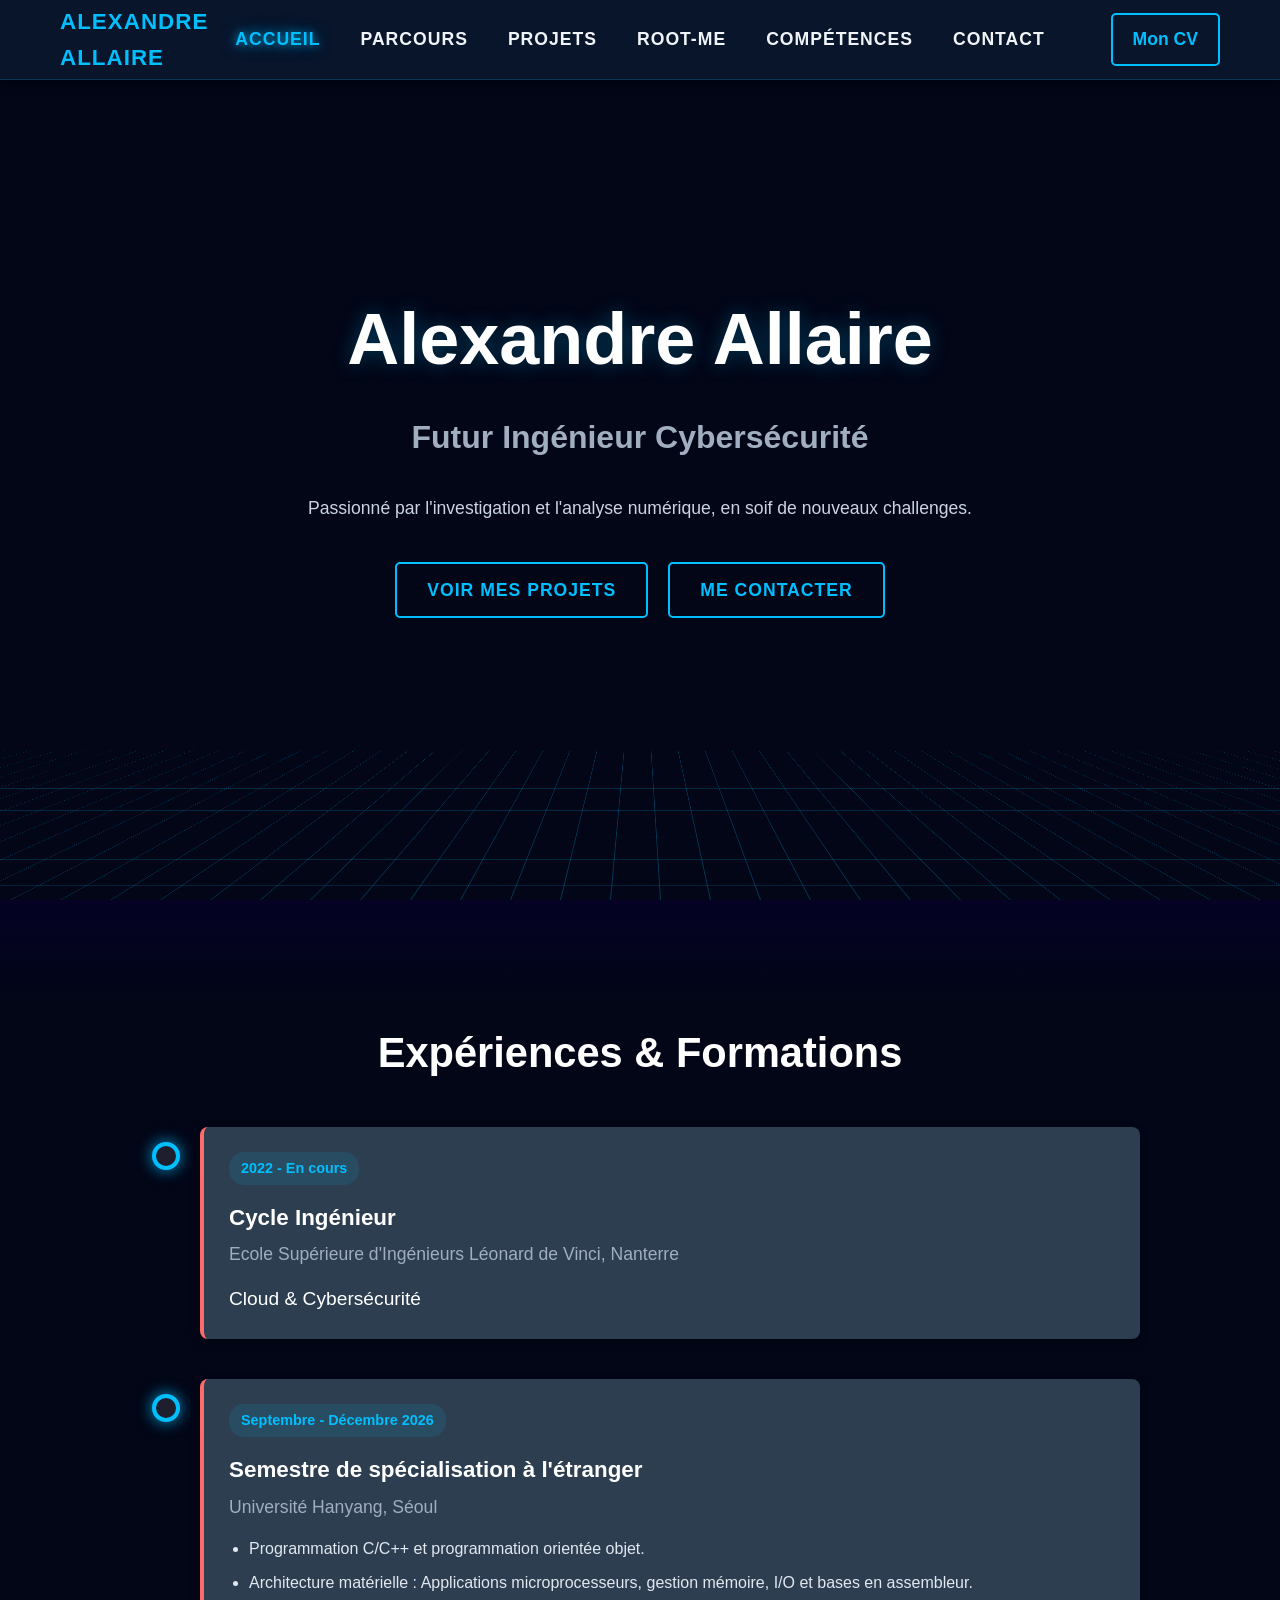
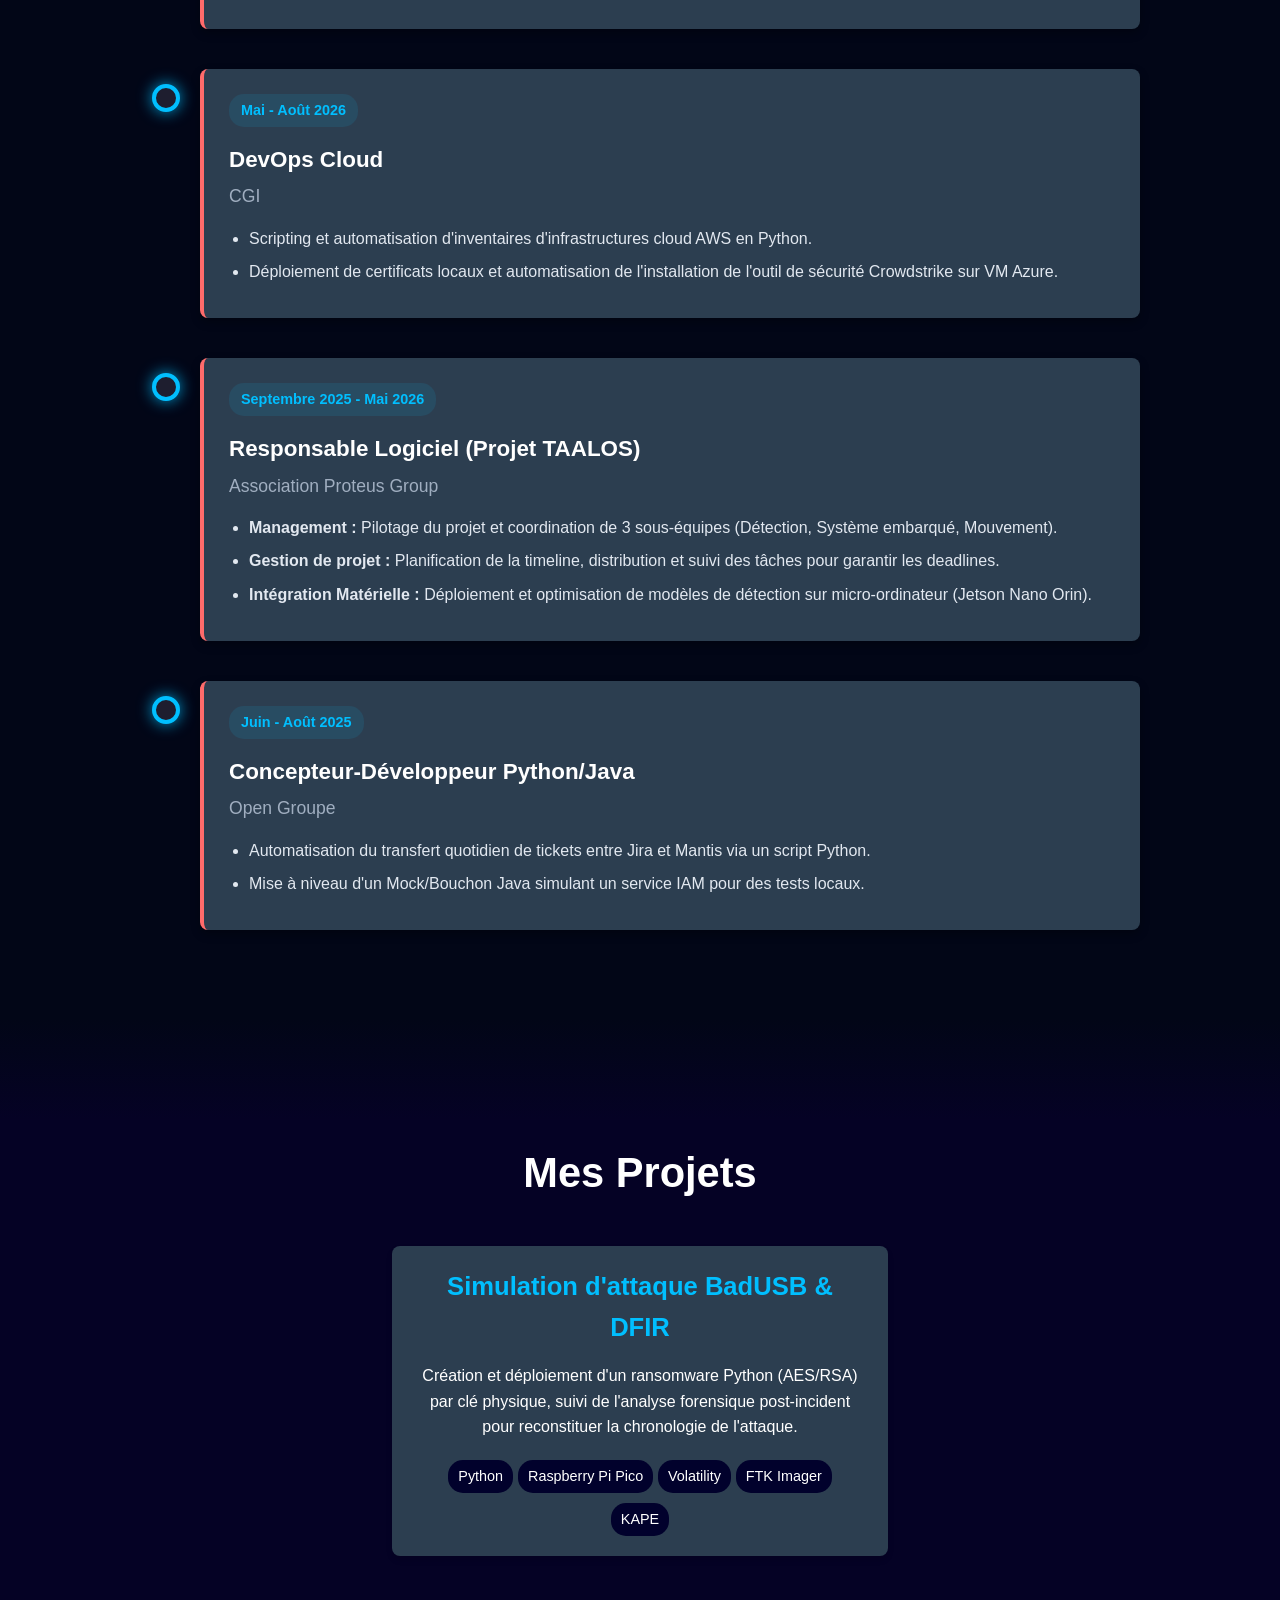
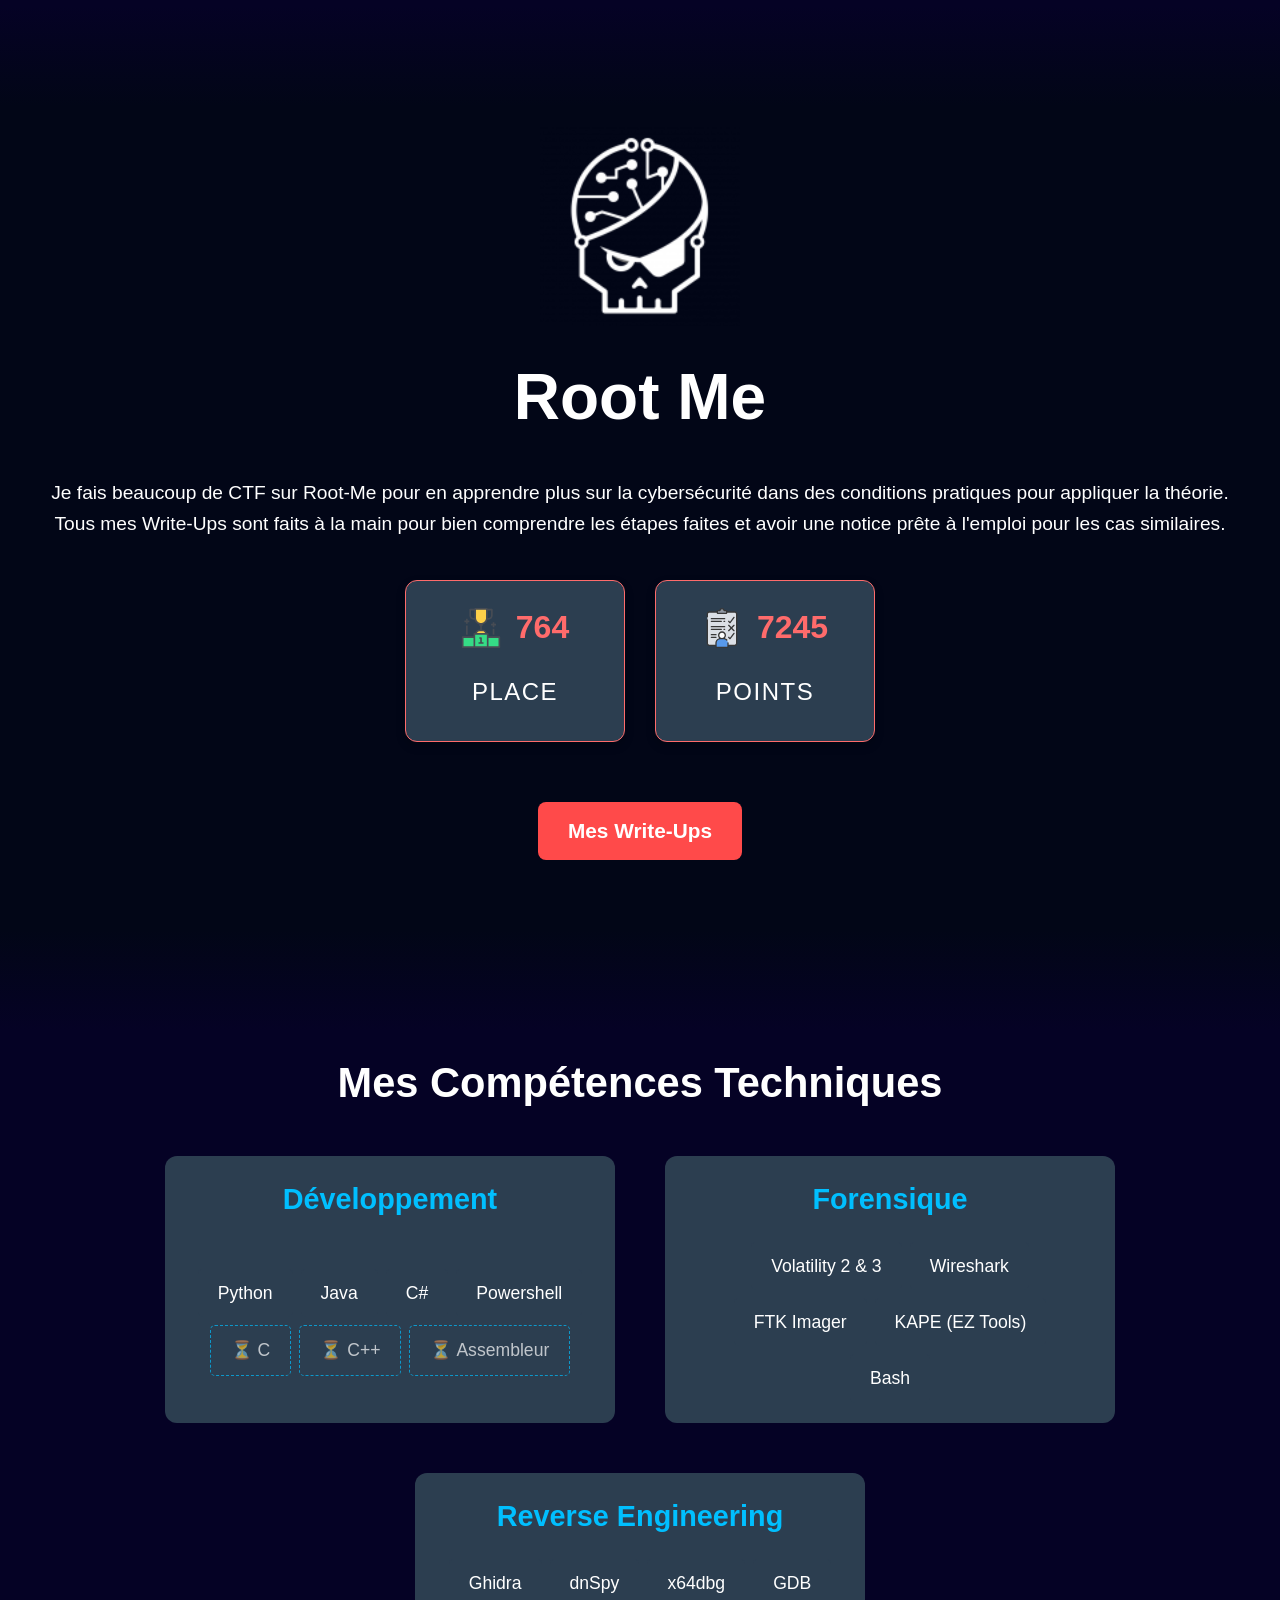
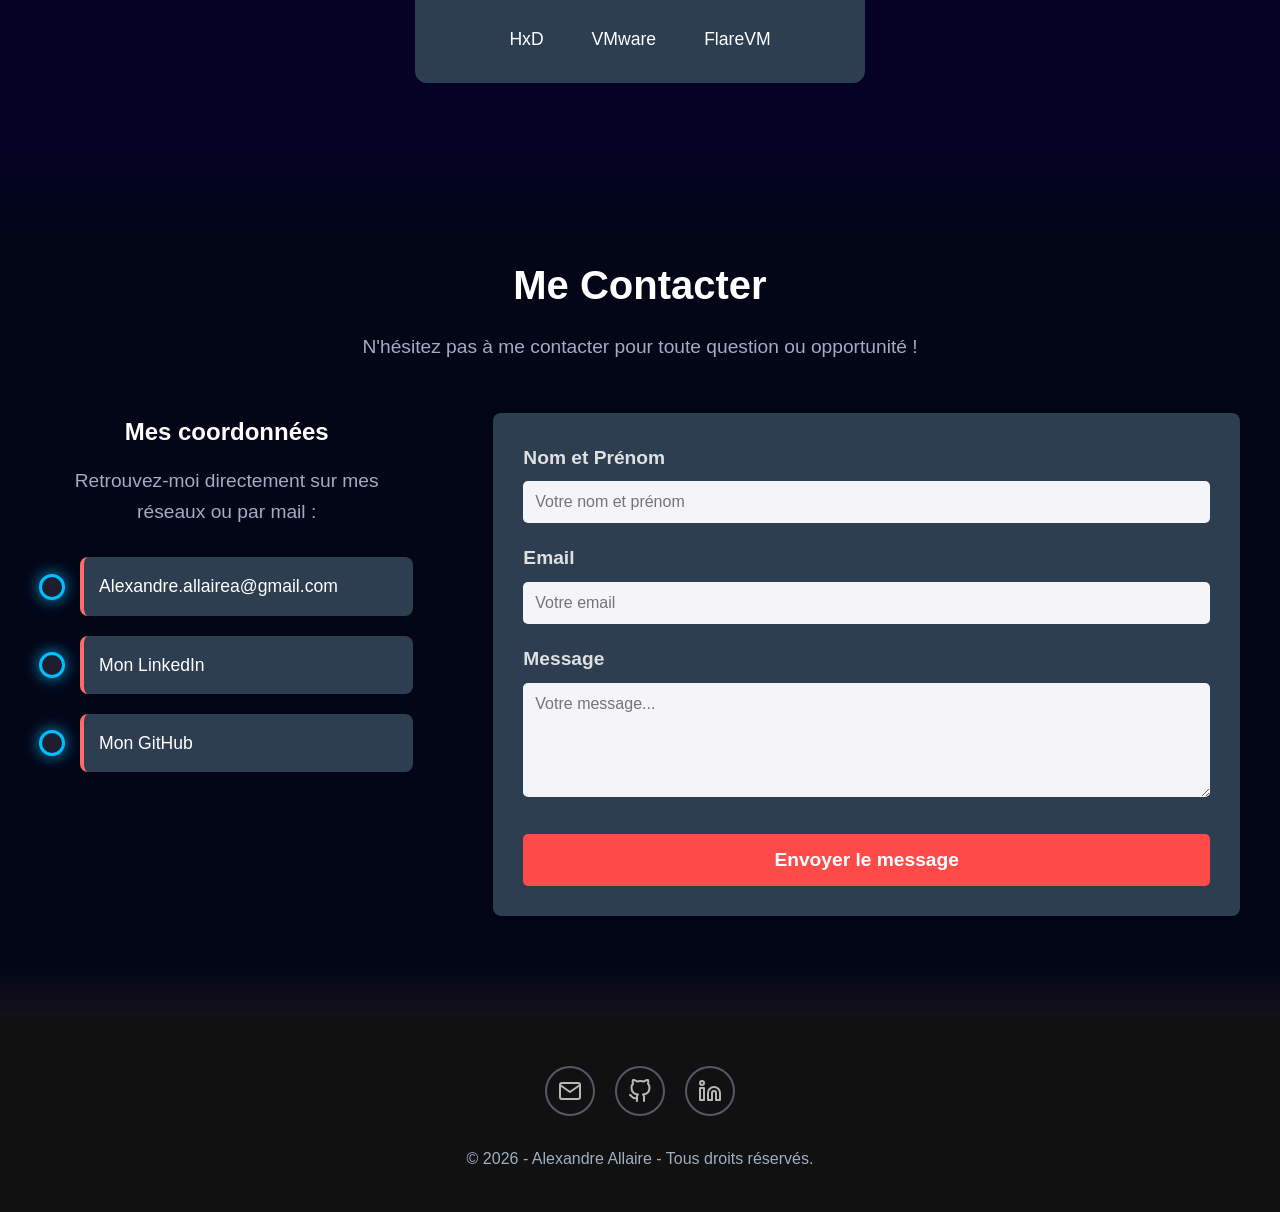
<file: index.html>
<!DOCTYPE html>
<html lang="fr">
<head>
    <meta charset="UTF-8">
    <meta name="viewport" content="width=device-width, initial-scale=1.0">
    <title>Alexandre Allaire - Portfolio</title>
    <link rel="stylesheet" href="assets/css/style.css">
    <script src="assets/js/points_root_me.js" defer></script>
    <script src="assets/js/hero.js" defer></script>
    <script src="assets/js/navbar-spy.js" defer></script>
    <script src="assets/js/back-to-top.js" defer></script>
    <script src="assets/js/load.js" defer></script>
</head>
<body>

    <div id="loader" class="loader-overlay">
        <div class="loader-content">
            <span class="loader-text">INITIALIZING SYSTEM...</span>
            <div class="loader-blocks">
                <span class="block"></span>
                <span class="block"></span>
                <span class="block"></span>
                <span class="block"></span>
                <span class="block"></span>
            </div>
        </div>
    </div>

    <!-- BARRE DE NAVIGATION -->
    <nav class="navbar">
        <div class="nav-container">
            <div class="nav-brand">
                <a href="#home">Alexandre Allaire</a>
            </div>

            <div class="nav-links">
                <a href="#home">Accueil</a>
                <a href="#about">Parcours</a>
                <a href="#projects">Projets</a>
                <a href="#ctf">Root-Me</a>
                <a href="#skills">Compétences</a>
                <a href="#contact">Contact</a>
            </div>

            <div class="nav-resume">
                <a href="assets/CV_Alexandre.pdf" target="_blank" class="btn-cv-nav">Mon CV</a>
            </div>
        </div>
    </nav>

    <!-- SECTION 1 : HERO HEADER -->
    <header id="home" class="hero">
        <div class="hero-content">
            <h1 class="hero-name">Alexandre Allaire</h1>
            <h2 class="hero-title">Futur Ingénieur Cybersécurité</h2>
            <p class="hero-desc">
                Passionné par l'investigation et l'analyse numérique, en soif de nouveaux challenges.
            </p>
            
            <div class="hero-buttons">
                <a href="#projects" class="btn-primary">Voir mes projets</a>
                <a href="#contact" class="btn-primary">Me contacter</a>
            </div>
        </div>
    </header>

    <!-- SECTION 2 : À PROPOS & FRISE -->
    <section id="about" class="section">
        <h2>Expériences & Formations</h2>

        <div class="timeline-item-vert">
            <div class="timeline-content">
                <span class="timeline-date">2022 - En cours</span>
                <h3>Cycle Ingénieur</h3>
                <a href="https://www.esilv.fr/" target="_blank" rel="noopener noreferrer">
                    <h4 class="timeline-company">Ecole Supérieure d'Ingénieurs Léonard de Vinci, Nanterre</h4></a>
                <p>Cloud & Cybersécurité</p>
            </div>
        </div>

        <div class="timeline-item-vert">
            <div class="timeline-content">
                <span class="timeline-date">Septembre - Décembre 2026</span>
                <h3>Semestre de spécialisation à l'étranger</h3>
                <a href="https://www.hanyang.ac.kr/web/eng" target="_blank" rel="noopener noreferrer">
                    <h4 class="timeline-company">Université Hanyang, Séoul</h4></a>
                <ul>
                    <li>Programmation C/C++ et programmation orientée objet.</li>
                    <li>Architecture matérielle : Applications microprocesseurs, gestion mémoire, I/O et bases en assembleur.</li>
                </ul>
            </div>
        </div>

        <div class="timeline-item-vert">
            <div class="timeline-content">
                <span class="timeline-date">Mai - Août 2026</span>
                <h3>DevOps Cloud</h3>
                <a href="https://www.cgi.com/france/fr-fr" target="_blank" rel="noopener noreferrer">
                    <h4 class="timeline-company">CGI</h4></a>
                <ul>
                    <li>Scripting et automatisation d'inventaires d'infrastructures cloud AWS en Python.</li>
                    <li>Déploiement de certificats locaux et automatisation de l'installation de l'outil de sécurité Crowdstrike sur VM Azure.</li>
                </ul>
            </div>
        </div>

        <div class="timeline-item-vert">
            <div class="timeline-content">
                <span class="timeline-date">Septembre 2025 - Mai 2026</span>
                <h3>Responsable Logiciel (Projet TAALOS)</h3>
                <a href="https://www.linkedin.com/company/proteusgroup/" target="_blank" rel="noopener noreferrer">
                    <h4 class="timeline-company">Association Proteus Group</h4></a>
                <ul>
                    <li><strong>Management :</strong> Pilotage du projet et coordination de 3 sous-équipes (Détection, Système embarqué, Mouvement).</li>
                    <li><strong>Gestion de projet :</strong> Planification de la timeline, distribution et suivi des tâches pour garantir les deadlines.</li>
                    <li><strong>Intégration Matérielle :</strong> Déploiement et optimisation de modèles de détection sur micro-ordinateur (Jetson Nano Orin).</li>
                </ul>
            </div>
        </div>

        <div class="timeline-item-vert">
            <div class="timeline-content">
                <span class="timeline-date">Juin - Août 2025</span>
                <h3>Concepteur-Développeur Python/Java</h3>
                <a href="https://www.open.global/" target="_blank" rel="noopener noreferrer">
                    <h4 class="timeline-company">Open Groupe</h4></a>
                <ul>
                    <li>Automatisation du transfert quotidien de tickets entre Jira et Mantis via un script Python.</li>
                    <li>Mise à niveau d'un Mock/Bouchon Java simulant un service IAM pour des tests locaux.</li>
                </ul>
            </div>
        </div>
    </section>

    <!-- SECTION 3 : PROJETS -->
    <section id="projects" class="section bg-dark">
        <h2>Mes Projets</h2>
        <div class="grid-projects">
            <a href="projets/ransomware/" class="card">
                <h3>Simulation d'attaque BadUSB & DFIR</h3>
                <p>Création et déploiement d'un ransomware Python (AES/RSA) par clé physique, suivi de l'analyse forensique post-incident pour reconstituer la chronologie de l'attaque.</p>
                <span class="tech-tag">Python</span>
                <span class="tech-tag">Raspberry Pi Pico</span>
                <span class="tech-tag">Volatility</span>
                <span class="tech-tag">FTK Imager</span>
                <span class="tech-tag">KAPE</span>
            </a>
        </div>
    </section>

    <!-- SECTION 4 : ROOT ME -->
    <section id="ctf" class="section">
        <a href="https://www.root-me.org/Celestia" target="_blank" rel="noopener noreferrer" class="no-underline">
            <img src="assets/img/rootme.png" alt="Logo Root-Me" class="rootme-logo">

            <div class="rootme-text-wrapper">
                <h2 class="glitch-effect" data-text="Root Me">
                    Root Me
                    <span class="glitch-layer" data-text="Root Me"></span>
                    <span class="glitch-layer" data-text="Root Me"></span>
                    <span class="glitch-layer" data-text="Root Me"></span>
                    <span class="glitch-layer" data-text="Root Me"></span>
                </h2>
            </div>
        </a>

        <p>Je fais beaucoup de CTF sur Root-Me pour en apprendre plus sur la cybersécurité dans des conditions pratiques pour appliquer la théorie.</p>
        <p>Tous mes Write-Ups sont faits à la main pour bien comprendre les étapes faites et avoir une notice prête à l'emploi pour les cas similaires.</p>

        <div class="stats-container">
            <div class="stat-box">
                <div class="stat-value">
                    <img src="assets/img/place.svg" alt="Icone Place" class="stat-icon-img">
                    <span class="stat-number" id="rm-rank">...</span>
                </div>
                <span class="stat-label">PLACE</span>
            </div>

            <div class="stat-box">
                <div class="stat-value">
                    <img src="assets/img/points.svg" alt="Icone Points" class="stat-icon-img">
                    <span class="stat-number" id="rm-points">...</span>
                </div>
                <span class="stat-label">POINTS</span>
            </div>
        </div>

        <a href="write-ups/" class="btn">Mes Write-Ups</a>
    </section>

<!-- SECTION 5 : COMPETENCES -->
    <section id="skills" class="section bg-dark">
        <h2>Mes Compétences Techniques</h2>
        
        <div class="skills-categories-container">
            
            <!-- Catégorie 1 : Programmation -->
            <div class="skill-group">
                <h3>Développement</h3>
                <div class="skills-list">
                    <span>Python</span>
                    <span>Java</span>
                    <span>C#</span>
                    <span>Powershell</span>
                    <span class="learning">⏳ C</span>
                    <span class="learning">⏳ C++</span>
                    <span class="learning">⏳ Assembleur</span>
                </div>
            </div>

            <!-- Catégorie 2 : Systèmes & Réseaux -->
            <div class="skill-group">
                <h3>Forensique</h3>
                <div class="skills-list">
                    <span>Volatility 2 & 3</span>
                    <span>Wireshark</span>
                    <span>FTK Imager</span>
                    <span>KAPE (EZ Tools)</span>
                    <span>Bash</span>
                </div>
            </div>

            <!-- Catégorie 3 : Outils & Cyber -->
            <div class="skill-group">
                <h3>Reverse Engineering</h3>
                <div class="skills-list">
                    <span>Ghidra</span>
                    <span>dnSpy</span>
                    <span>x64dbg</span>
                    <span>GDB</span>
                    <span>HxD</span>
                    <span>VMware</span>
                    <span>FlareVM</span>
                </div>
            </div>

        </div>
    </section>

    <!-- SECTION 6 : CONTACT -->
    <section id="contact" class="section">
        <div class="contact-header">
            <h2>Me Contacter</h2>
            <p>N'hésitez pas à me contacter pour toute question ou opportunité !</p>
        </div>
        
        <div class="contact-container">
            
            <!-- Coordonnées -->
            <div class="contact-info">
                <h3>Mes coordonnées</h3>
                <p>Retrouvez-moi directement sur mes réseaux ou par mail :</p>
                
                <div class="contact-links">
                    <a href="mailto:alexandre.allairea@gmail.com" class="contact-item">
                        <span class="contact-text">Alexandre.allairea@gmail.com</span>
                    </a>
                    
                    <a href="https://www.linkedin.com/in/alexandre-allaire/" target="_blank" rel="noopener noreferrer" class="contact-item">
                        <span class="contact-text">Mon LinkedIn</span>
                    </a>

                    <a href="https://github.com/AlexandreA28" target="_blank" rel="noopener noreferrer" class="contact-item">
                        <span class="contact-text">Mon GitHub</span>
                    </a>
                </div>
            </div>

            <!-- Formulaire -->
            <form action="https://formspree.io/f/mojgrnrv" method="POST" class="contact-form">
                <div class="form-group">
                    <label for="name">Nom et Prénom</label>
                    <input type="text" id="name" name="name" placeholder="Votre nom et prénom" required>
                </div>
                <div class="form-group">
                    <label for="email">Email</label>
                    <input type="email" id="email" name="email" placeholder="Votre email" required>
                </div>
                <div class="form-group">
                    <label for="message">Message</label>
                    <textarea id="message" name="message" rows="5" placeholder="Votre message..." required></textarea>
                </div>
                <button type="submit" class="btn">Envoyer le message</button>
            </form>

        </div>
    </section>

    <!-- FOOTER -->
    <footer>
        <div class="footer-icons">
            <!-- Email -->
            <a href="mailto:alexandre.allairea@gmail.com" class="icon-circle" title="Mail">
                <img src="assets/img/mail.svg" alt="Icône Email" class="footer-img">
            </a>
            
            <!-- GitHub -->
            <a href="https://github.com/AlexandreA28" target="_blank" class="icon-circle" title="GitHub">
                <img src="assets/img/github.svg" alt="Icône GitHub" class="footer-img">
            </a>

            <!-- LinkedIn -->
            <a href="https://www.linkedin.com/in/alexandre-allaire/" target="_blank" class="icon-circle" title="LinkedIn">
                <img src="assets/img/linkedin.svg" alt="Icône LinkedIn" class="footer-img">
            </a>
        </div>
        
        <p class="copyright">&copy; 2026 - Alexandre Allaire - Tous droits réservés.</p>
    </footer>

    <!-- BOUTON RETOUR EN HAUT -->
    <a href="#home" class="back-to-top" id="backToTop" aria-label="Retour en haut">
       <svg xmlns="http://www.w3.org/2000/svg" width="20" height="20" viewBox="0 0 24 24" fill="none" stroke="currentColor" stroke-width="2.5" stroke-linecap="round" stroke-linejoin="round">
           <path d="M18 15l-6-6-6 6"/>
       </svg>
    </a>
</body>
</html>
</file>
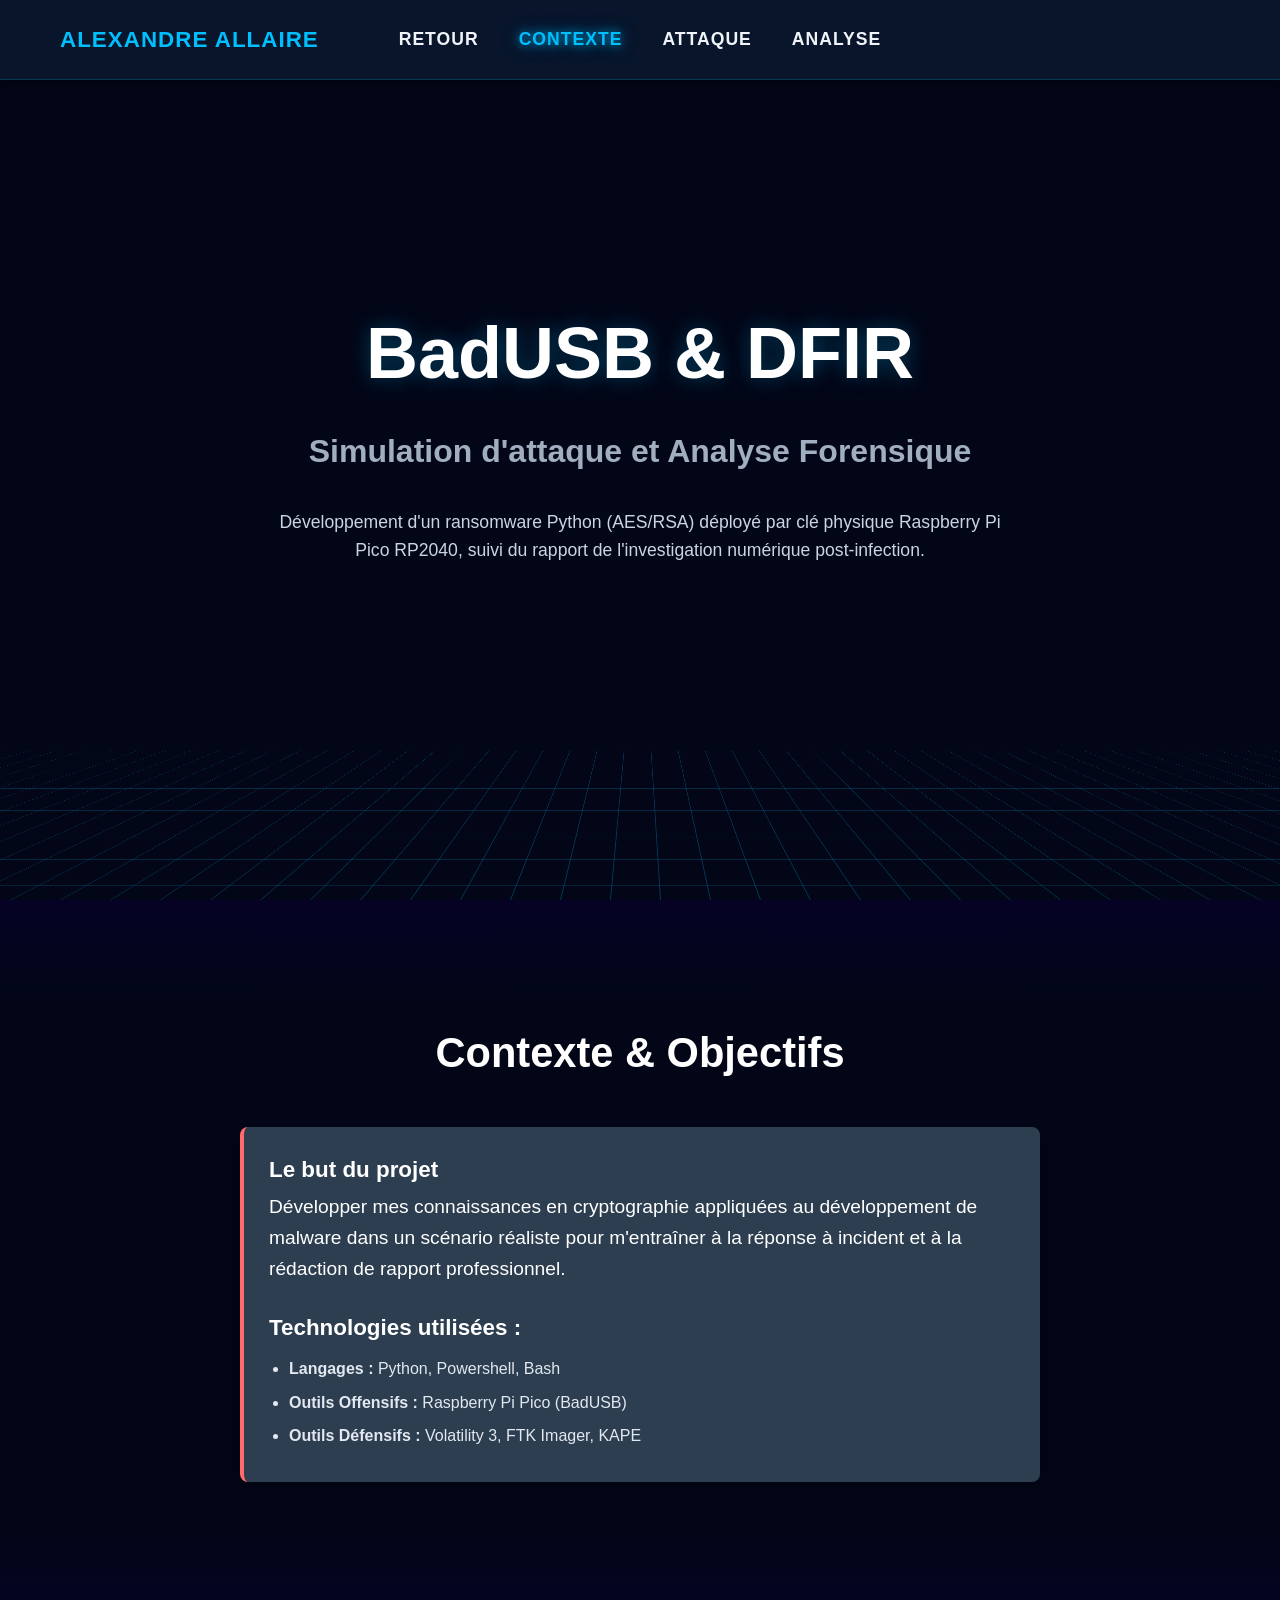
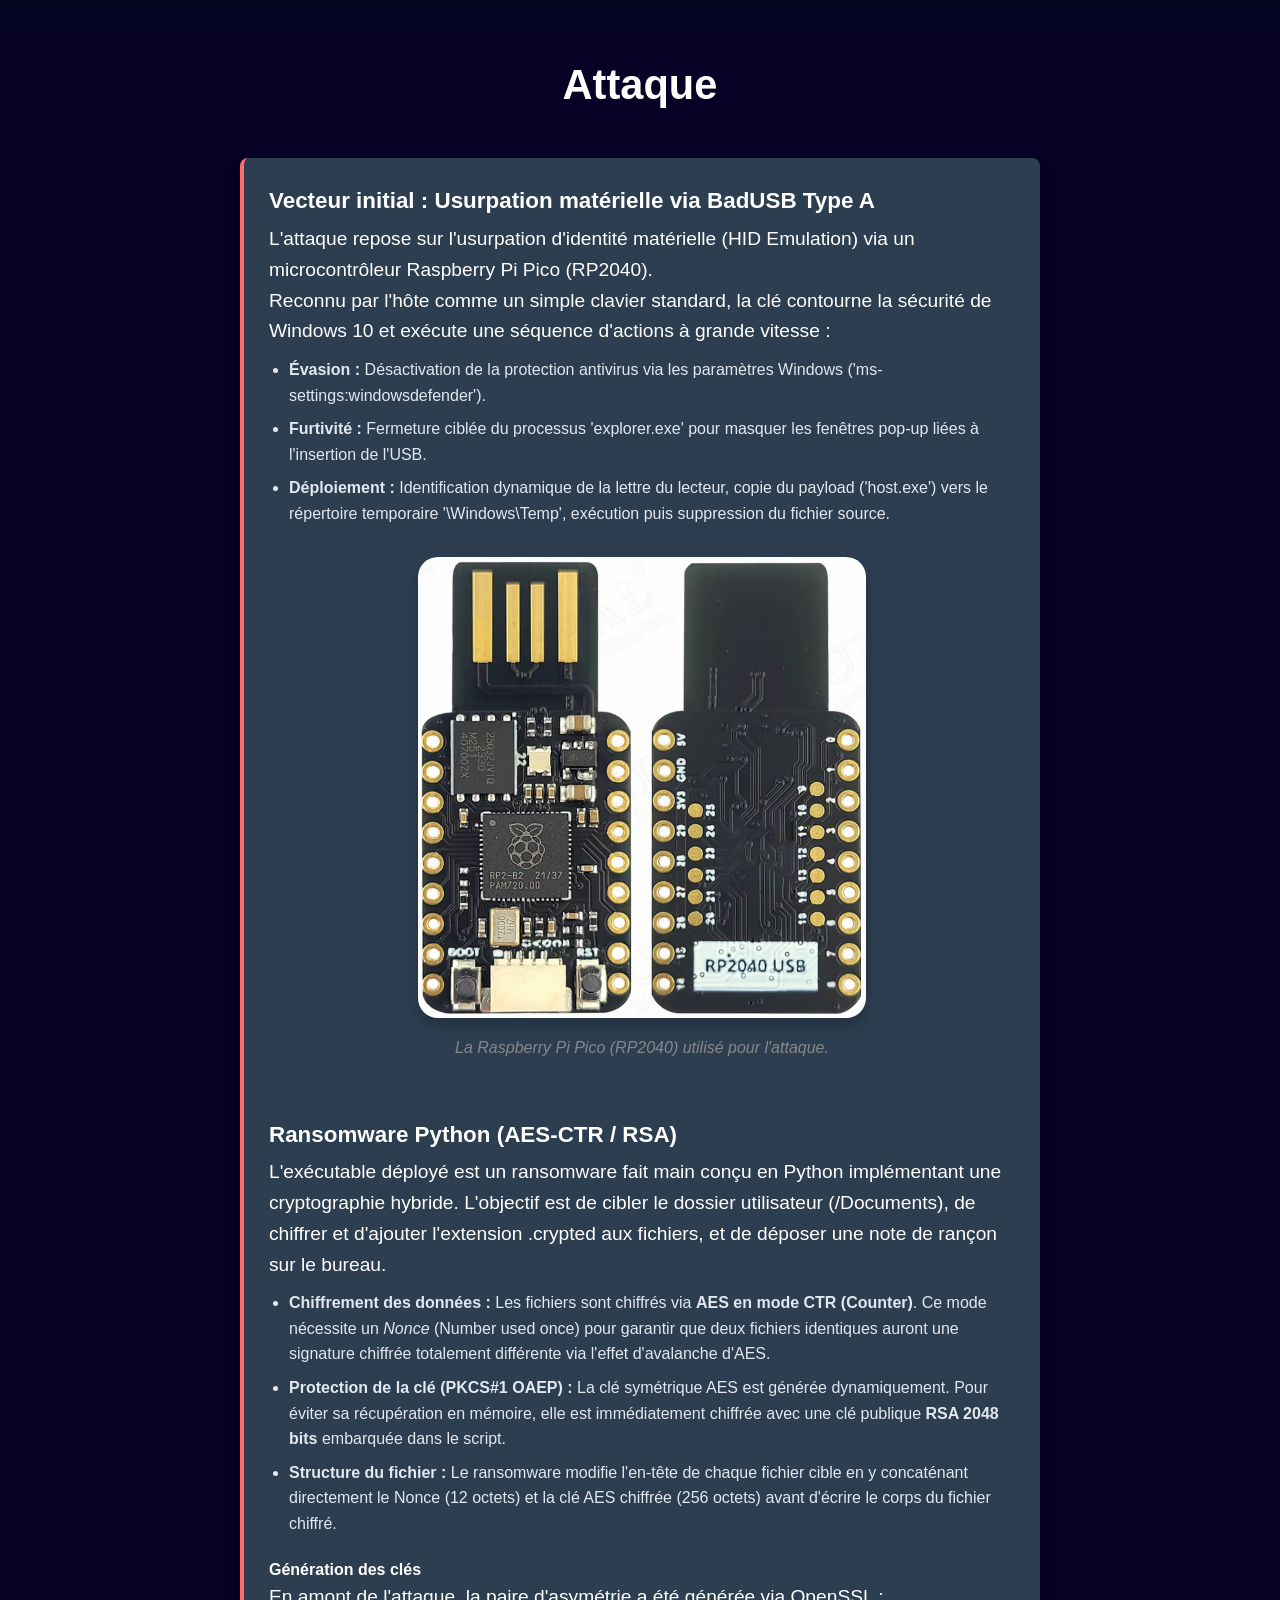
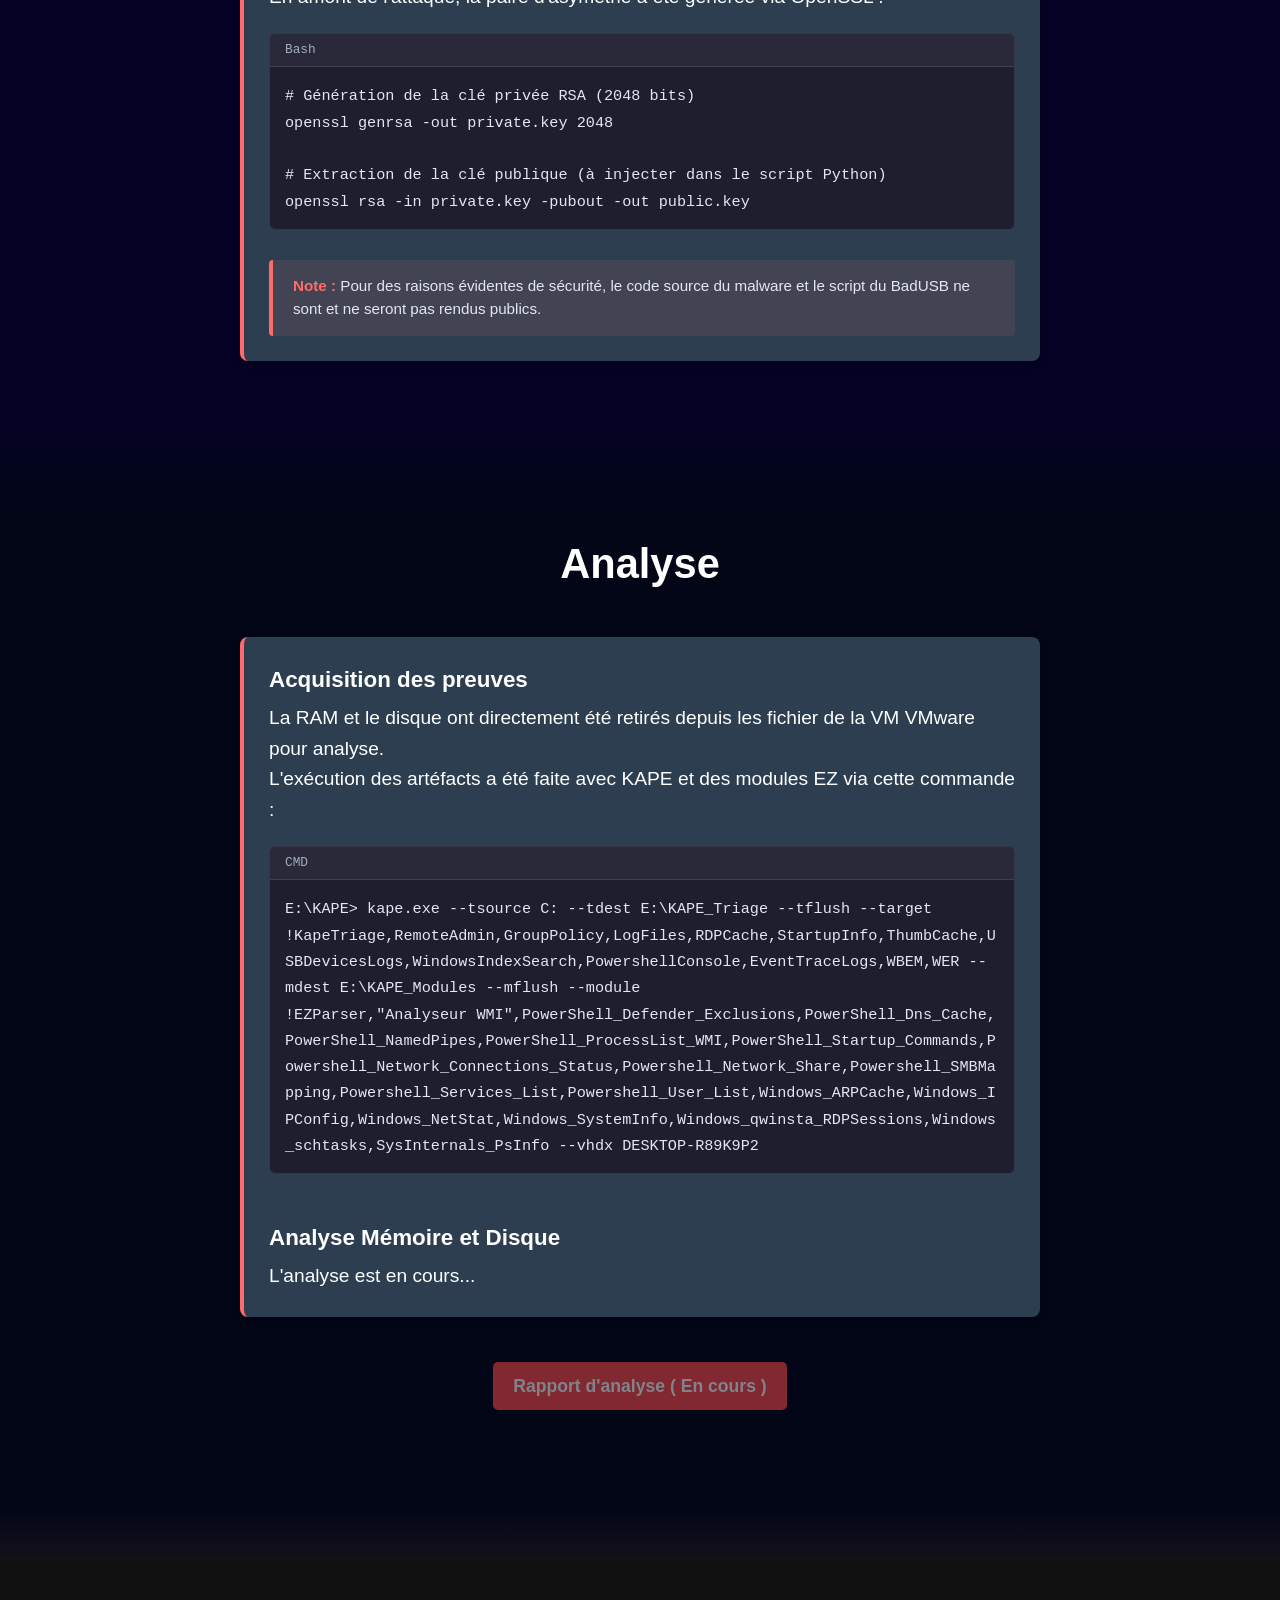
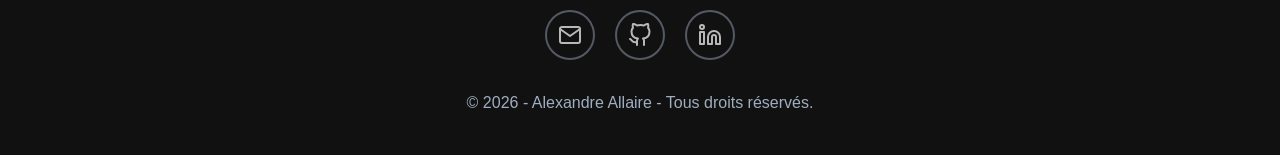
<file: projets/ransomware/index.html>
<!DOCTYPE html>
<html lang="fr">
<head>
    <meta charset="UTF-8">
    <meta name="viewport" content="width=device-width, initial-scale=1.0">
    <title>Projet Ransomware & DFIR - Alexandre Allaire</title>
    
    <link rel="stylesheet" href="../../assets/css/style.css">
    <script src="../../assets/js/hero.js" defer></script>
    <script src="../../assets/js/navbar-spy.js" defer></script>
    <script src="../../assets/js/back-to-top.js" defer></script>
    <script src="../../assets/js/load.js" defer></script>
</head>
<body>

    <!-- LOADER -->
    <div id="loader" class="loader-overlay">
        <div class="loader-content">
            <span class="loader-text">INITIALIZING PROJECT...</span>
            <div class="loader-blocks">
                <span class="block"></span>
                <span class="block"></span>
                <span class="block"></span>
                <span class="block"></span>
                <span class="block"></span>
            </div>
        </div>
    </div>

    <!-- BARRE DE NAVIGATION -->
    <nav class="navbar">
        <div class="nav-container">
            <div class="nav-brand">
                <a href="../../index.html#home">Alexandre Allaire</a>
            </div>

            <div class="nav-links">
                <a href="../../index.html#projects">Retour</a>
                <a href="#overview">Contexte</a>
                <a href="#attack">Attaque</a>
                <a href="#analyse">Analyse</a>
            </div>
        </div>
    </nav>

    <!-- SECTION 1 : HERO -->
    <header id="home" class="hero">
        <div class="hero-content">
            <h1 class="hero-name">BadUSB & DFIR</h1>
            <h2 class="hero-title">Simulation d'attaque et Analyse Forensique</h2>
            <p class="hero-desc">Développement d'un ransomware Python (AES/RSA) déployé par clé physique Raspberry Pi Pico RP2040, suivi du rapport de l'investigation numérique post-infection.</p>
        </div>
    </header>

    <!-- SECTION 2 : CONTEXTE -->
    <section id="overview" class="section">
        <h2>Contexte & Objectifs</h2>
        
        <div class="timeline-content" style="max-width: 800px; margin: 0 auto; text-align: left;">
            <h3>Le but du projet</h3>
            <p>Développer mes connaissances en cryptographie appliquées au développement de malware dans un scénario réaliste pour m'entraîner à la réponse à incident et à la rédaction de rapport professionnel.</p>
            <br>
            <h3>Technologies utilisées :</h3>
            <ul>
                <li><strong>Langages :</strong> Python, Powershell, Bash</li>
                <li><strong>Outils Offensifs :</strong> Raspberry Pi Pico (BadUSB)</li>
                <li><strong>Outils Défensifs :</strong> Volatility 3, FTK Imager, KAPE</li>
            </ul>
        </div>
    </section>

    <!-- SECTION 3 : L'ATTAQUE (Fond sombre pour alterner) -->
    <section id="attack" class="section bg-dark">
        <h2>Attaque</h2>
        
        <div class="timeline-content" style="max-width: 800px; margin: 0 auto; text-align: left;">
            <h3>Vecteur initial : Usurpation matérielle via BadUSB Type A</h3>
            <p>L'attaque repose sur l'usurpation d'identité matérielle (HID Emulation) via un microcontrôleur Raspberry Pi Pico (RP2040).<br>Reconnu par l'hôte comme un simple clavier standard, la clé contourne la sécurité de Windows 10 et exécute une séquence d'actions à grande vitesse :</p>
            <ul style="margin-top: 10px; margin-bottom: 20px;">
                <li><strong>Évasion :</strong> Désactivation de la protection antivirus via les paramètres Windows ('ms-settings:windowsdefender').</li>
                <li><strong>Furtivité :</strong> Fermeture ciblée du processus 'explorer.exe' pour masquer les fenêtres pop-up liées à l'insertion de l'USB.</li>
                <li><strong>Déploiement :</strong> Identification dynamique de la lettre du lecteur, copie du payload ('host.exe') vers le répertoire temporaire '\Windows\Temp', exécution puis suppression du fichier source.</li>
            </ul>

            <div style="text-align: center; margin: 30px 0;">
                <img src="../../assets/img/rp2040_type_a.png" alt="Raspberry Pi Pico utilisé comme BadUSB" style="max-width: 60%; height: auto; border-radius: 20px; box-shadow: 0 8px 16px rgba(0,0,0,0.2);">
                <p style="font-size: 1rem; color: #888; margin-top: 10px;"><em>La Raspberry Pi Pico (RP2040) utilisé pour l'attaque.</em></p>
            </div>
            
            <br>

            <h3>Ransomware Python (AES-CTR / RSA)</h3>
            <p>L'exécutable déployé est un ransomware fait main conçu en Python implémentant une cryptographie hybride. L'objectif est de cibler le dossier utilisateur (<code>/Documents</code>), de chiffrer et d'ajouter l'extension <code>.crypted</code> aux fichiers, et de déposer une note de rançon sur le bureau.</p>
            
            <ul style="margin-top: 10px; margin-bottom: 20px;">
                <li><strong>Chiffrement des données :</strong> Les fichiers sont chiffrés via <strong>AES en mode CTR (Counter)</strong>. Ce mode nécessite un <i>Nonce</i> (Number used once) pour garantir que deux fichiers identiques auront une signature chiffrée totalement différente via l'effet d'avalanche d'AES.</li>
                <li><strong>Protection de la clé (PKCS#1 OAEP) :</strong> La clé symétrique AES est générée dynamiquement. Pour éviter sa récupération en mémoire, elle est immédiatement chiffrée avec une clé publique <strong>RSA 2048 bits</strong> embarquée dans le script.</li>
                <li><strong>Structure du fichier :</strong> Le ransomware modifie l'en-tête de chaque fichier cible en y concaténant directement le Nonce (12 octets) et la clé AES chiffrée (256 octets) avant d'écrire le corps du fichier chiffré.</li>
            </ul>

            <h4>Génération des clés</h4>
            <p>En amont de l'attaque, la paire d'asymétrie a été générée via OpenSSL :</p>
            
            <div class="code-block">
                <span class="code-label">Bash</span>
                <pre><code># Génération de la clé privée RSA (2048 bits)
openssl genrsa -out private.key 2048

# Extraction de la clé publique (à injecter dans le script Python)
openssl rsa -in private.key -pubout -out public.key</code></pre>
            </div>

            <div class="warning-banner">
                <p><strong>Note :</strong> Pour des raisons évidentes de sécurité, le code source du malware et le script du BadUSB ne sont et ne seront pas rendus publics.</p>
            </div>
        </div>
    </section>

    <!-- SECTION 4 : L'ANALYSE-->
    <section id="analyse" class="section">
        <h2>Analyse</h2>
        
        <div class="timeline-content" style="max-width: 800px; margin: 0 auto; text-align: left;">
            <h3>Acquisition des preuves</h3>
            <p>La RAM et le disque ont directement été retirés depuis les fichier de la VM VMware pour analyse.
            <br>
            L'exécution des artéfacts a été faite avec KAPE et des modules EZ via cette commande :</p>
            <div class="code-block">
                <span class="code-label">CMD</span>
                <pre style="white-space: pre-wrap; word-wrap: break-word;"><code>E:\KAPE> kape.exe --tsource C: --tdest E:\KAPE_Triage --tflush --target !KapeTriage,RemoteAdmin,GroupPolicy,LogFiles,RDPCache,StartupInfo,ThumbCache,USBDevicesLogs,WindowsIndexSearch,PowershellConsole,EventTraceLogs,WBEM,WER --mdest E:\KAPE_Modules --mflush --module !EZParser,"Analyseur&nbsp;WMI",PowerShell_Defender_Exclusions,PowerShell_Dns_Cache,PowerShell_NamedPipes,PowerShell_ProcessList_WMI,PowerShell_Startup_Commands,Powershell_Network_Connections_Status,Powershell_Network_Share,Powershell_SMBMapping,Powershell_Services_List,Powershell_User_List,Windows_ARPCache,Windows_IPConfig,Windows_NetStat,Windows_SystemInfo,Windows_qwinsta_RDPSessions,Windows_schtasks,SysInternals_PsInfo --vhdx DESKTOP-R89K9P2</code></pre>
            </div>
            <br>
            <h3>Analyse Mémoire et Disque</h3>
            <p>L'analyse est en cours...</p>
        </div>
        <a href="javascript:void(0);" class="btn" style="cursor: not-allowed; opacity: 0.5; pointer-events: none;">Rapport d'analyse ( En cours )</a>
        <!-- <a href="rapport_analyse_ransomware" class="btn">Rapport d'analyse ( En cours )</a> -->
    </section>

    <!-- FOOTER -->
    <footer>
        <div class="footer-icons">
            <!-- Email -->
            <a href="mailto:alexandre.allairea@gmail.com" class="icon-circle" title="Mail">
                <img src="../../assets/img/mail.svg" alt="Icône Email" class="footer-img">
            </a>
            
            <!-- GitHub -->
            <a href="https://github.com/AlexandreA28" target="_blank" class="icon-circle" title="GitHub">
                <img src="../../assets/img/github.svg" alt="Icône GitHub" class="footer-img">
            </a>

            <!-- LinkedIn -->
            <a href="https://www.linkedin.com/in/alexandre-allaire/" target="_blank" class="icon-circle" title="LinkedIn">
                <img src="../../assets/img/linkedin.svg" alt="Icône LinkedIn" class="footer-img">
            </a>
        </div>
        
        <p class="copyright">&copy; 2026 - Alexandre Allaire - Tous droits réservés.</p>
    </footer>

    <!-- BOUTON RETOUR EN HAUT -->
    <a href="#home" class="back-to-top" id="backToTop" aria-label="Retour en haut">
       <svg xmlns="http://www.w3.org/2000/svg" width="20" height="20" viewBox="0 0 24 24" fill="none" stroke="currentColor" stroke-width="2.5" stroke-linecap="round" stroke-linejoin="round">
           <path d="M18 15l-6-6-6 6"/>
       </svg>
    </a>
</body>
</html>
</file>
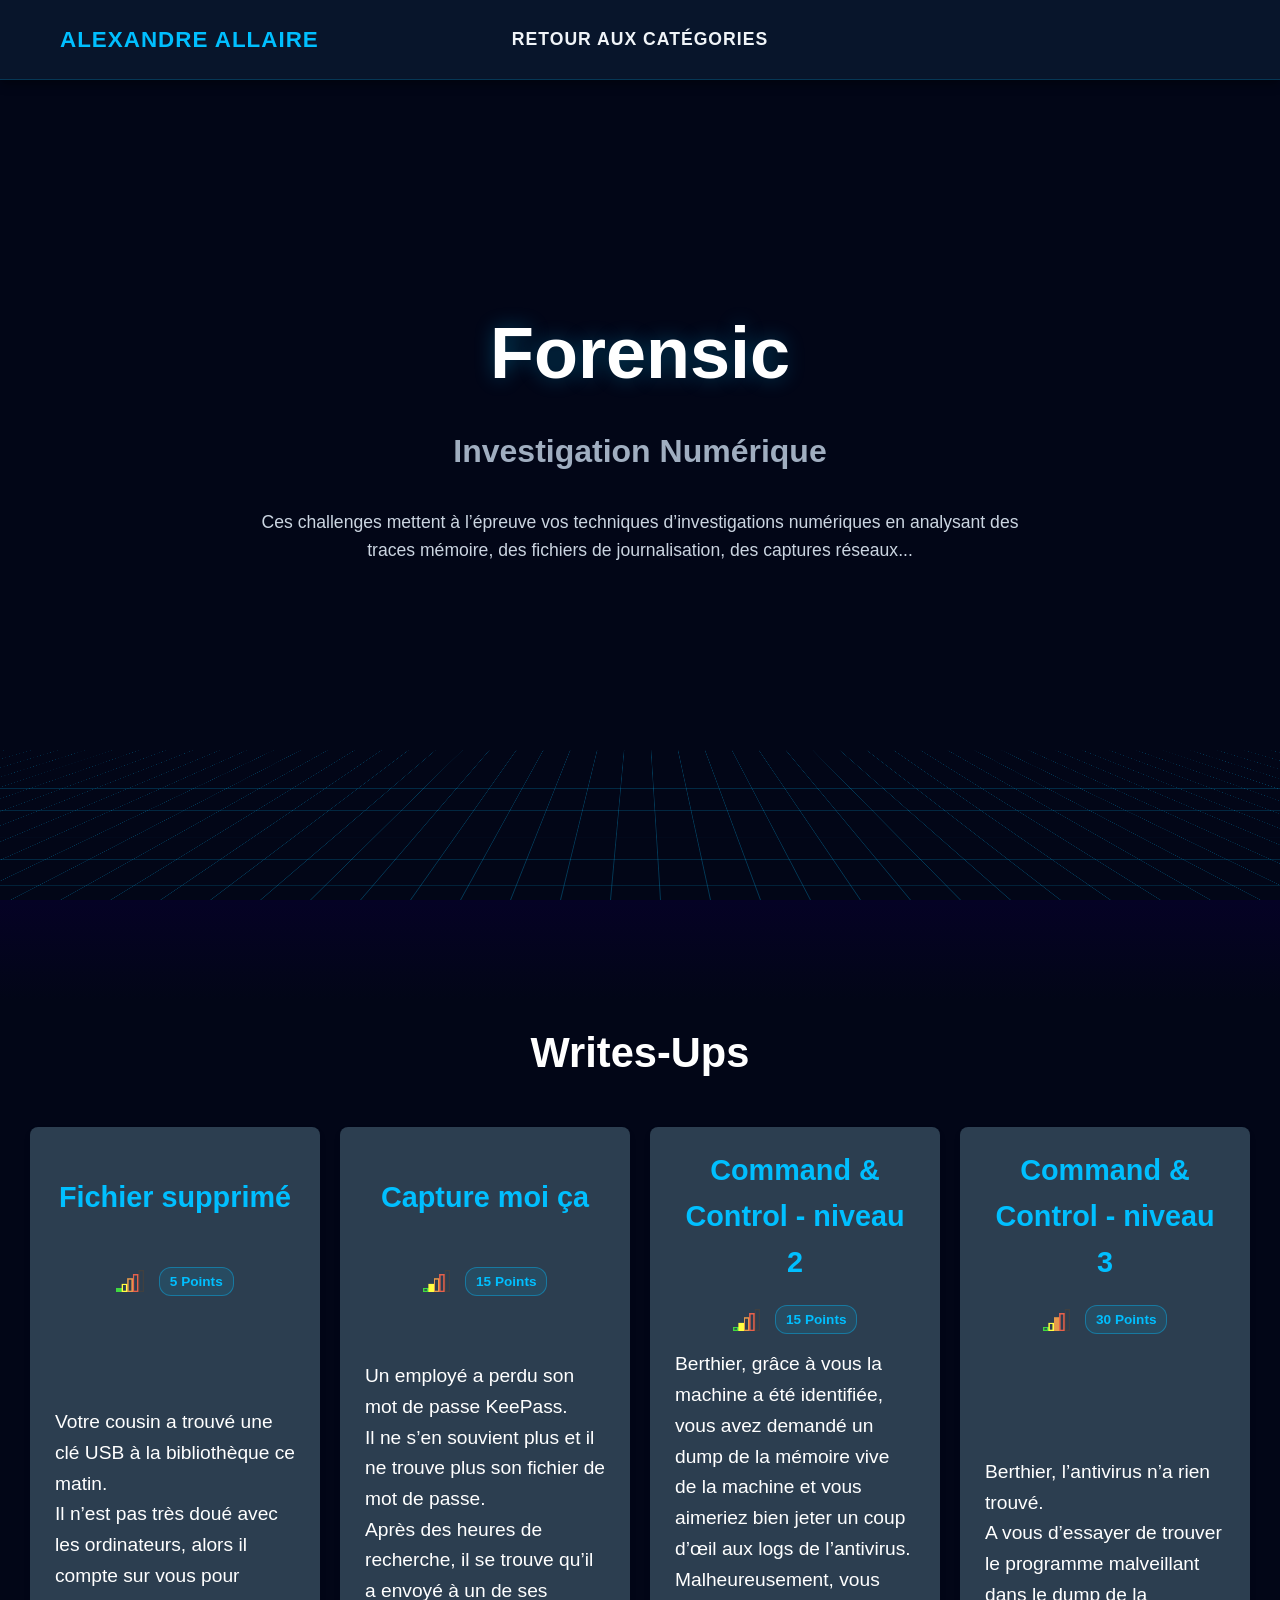
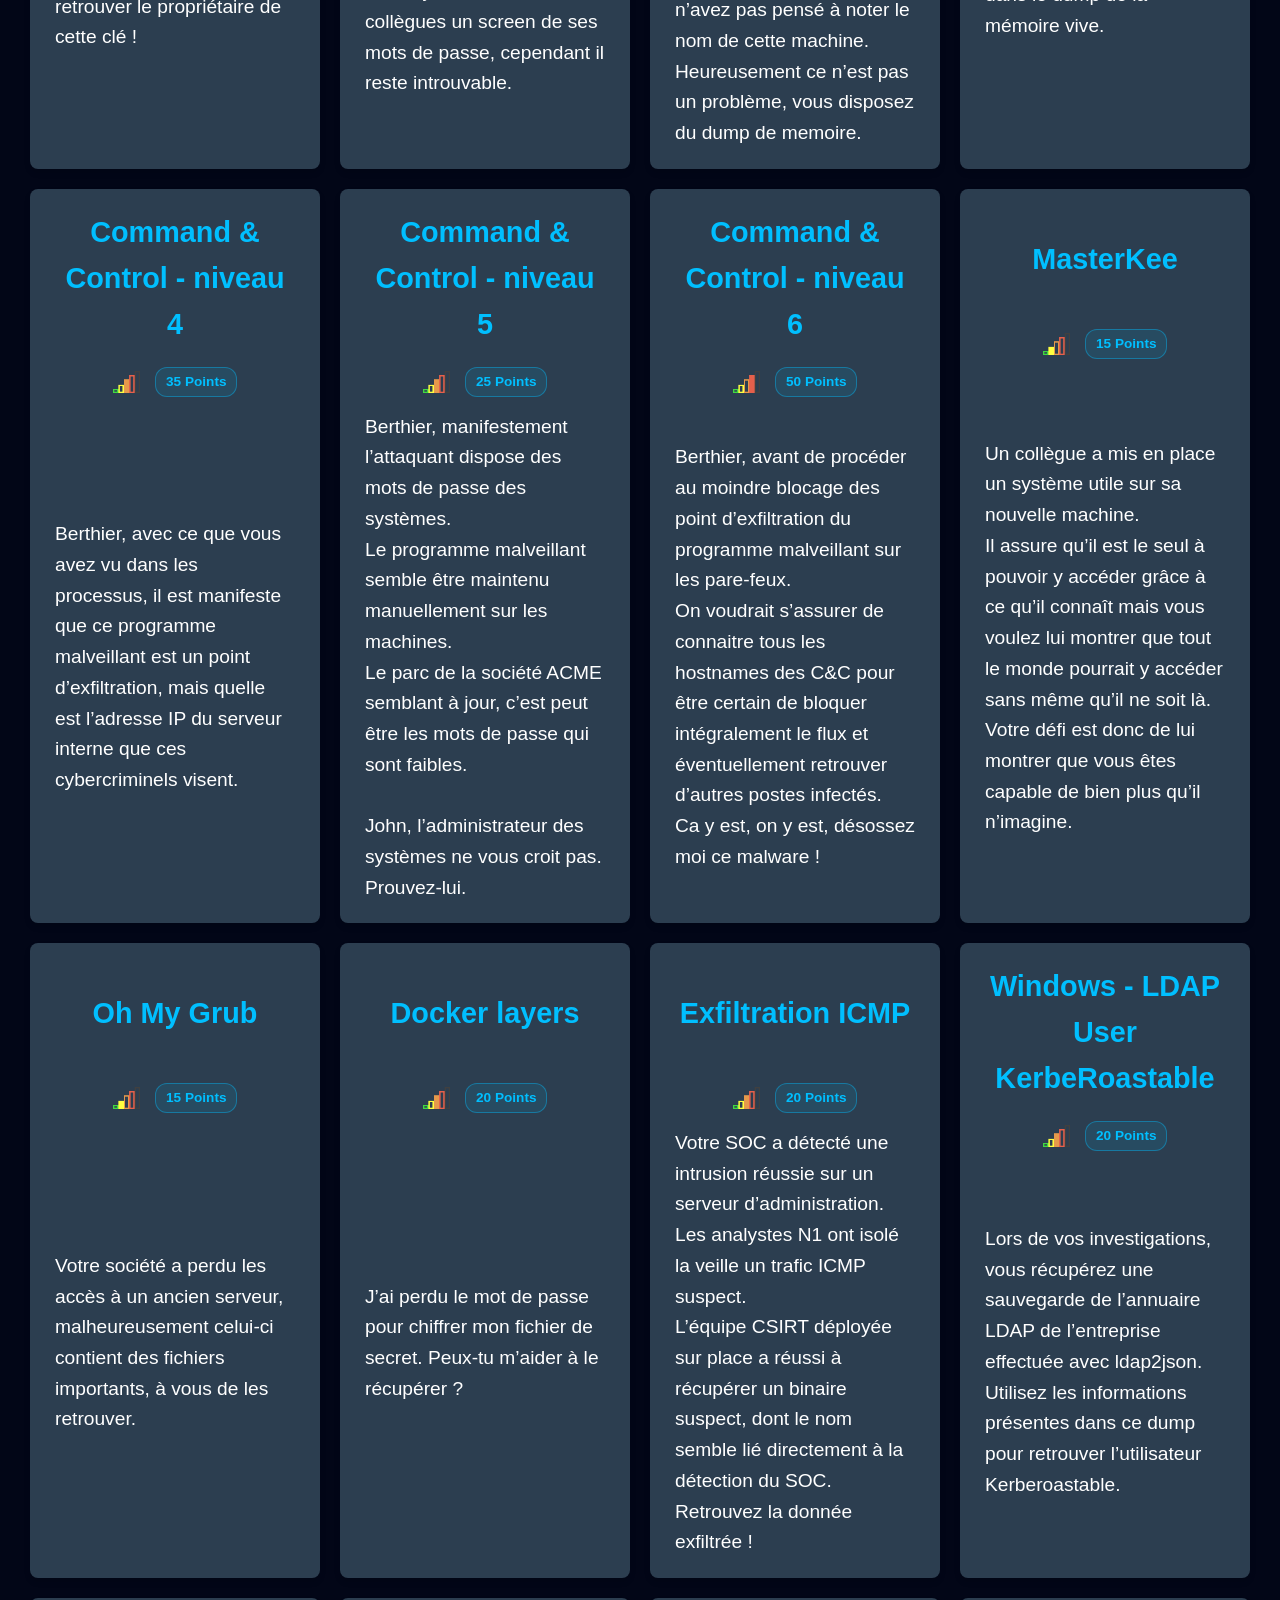
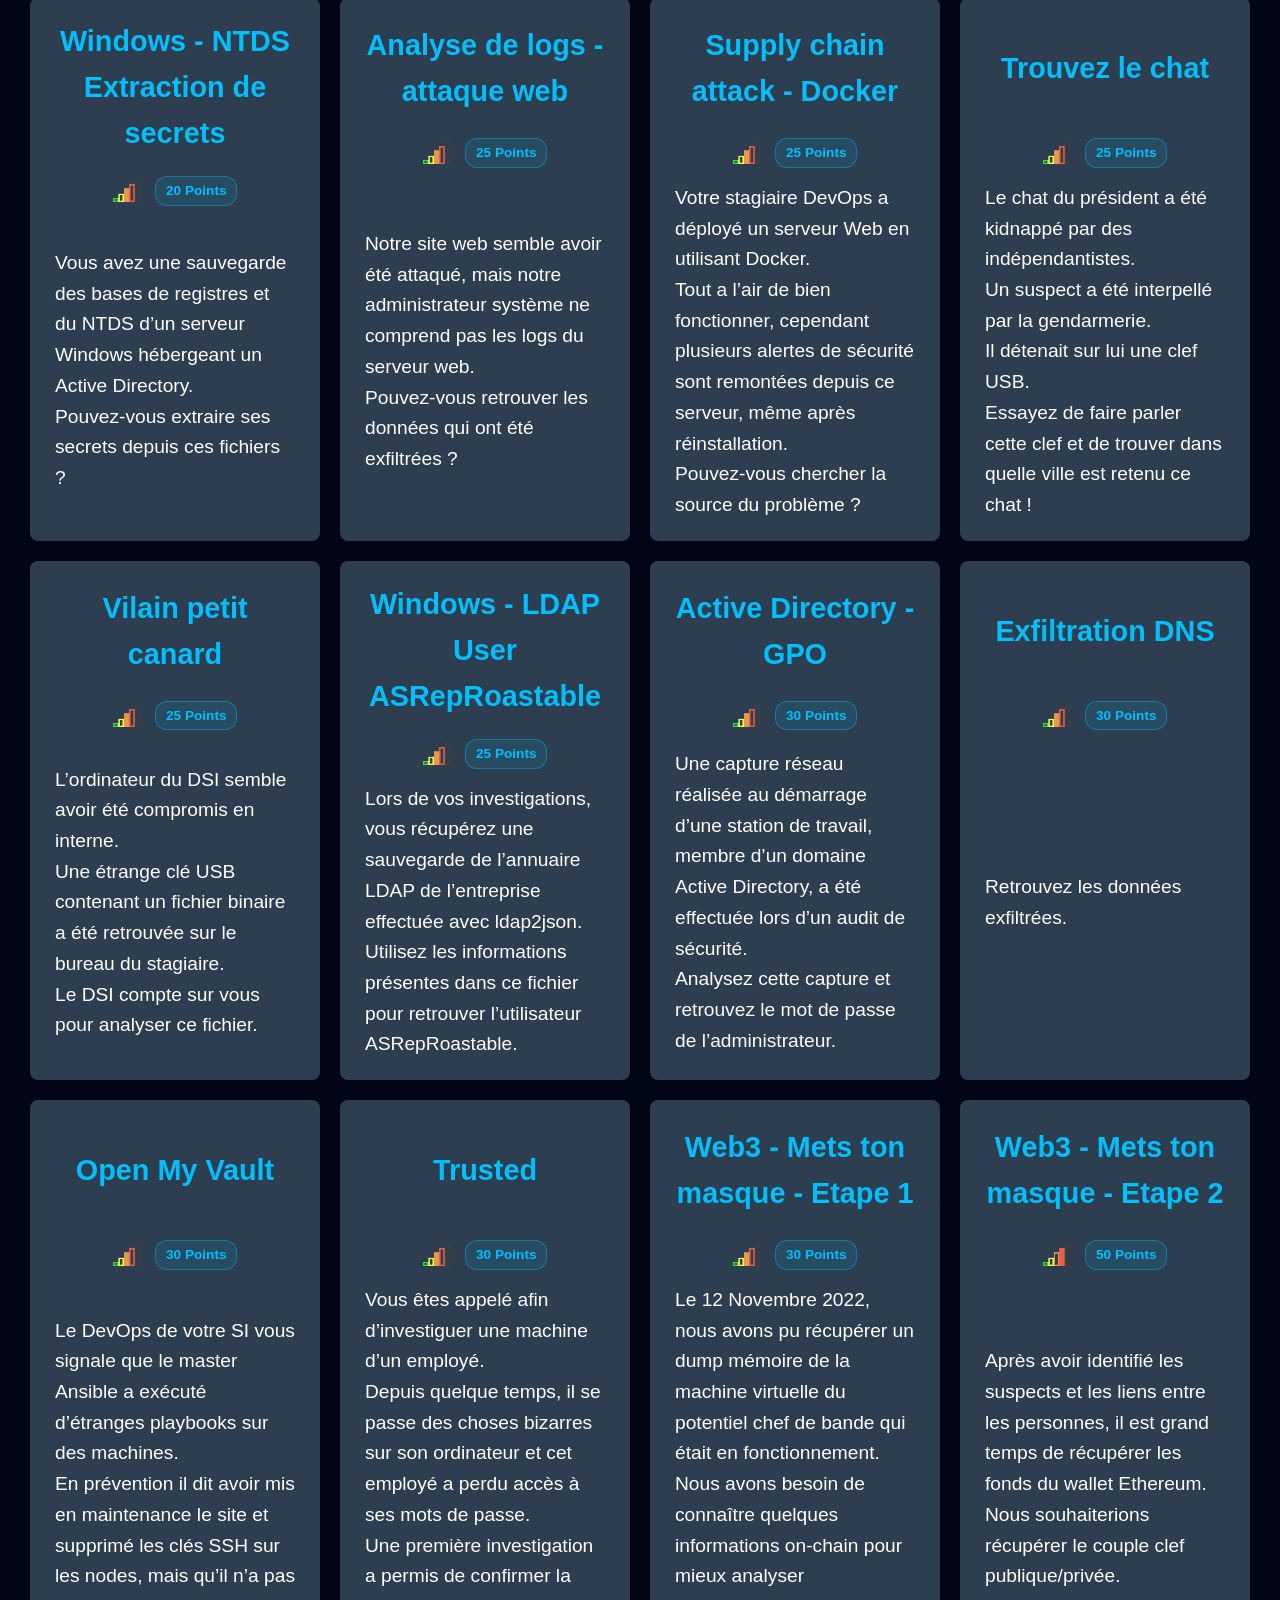
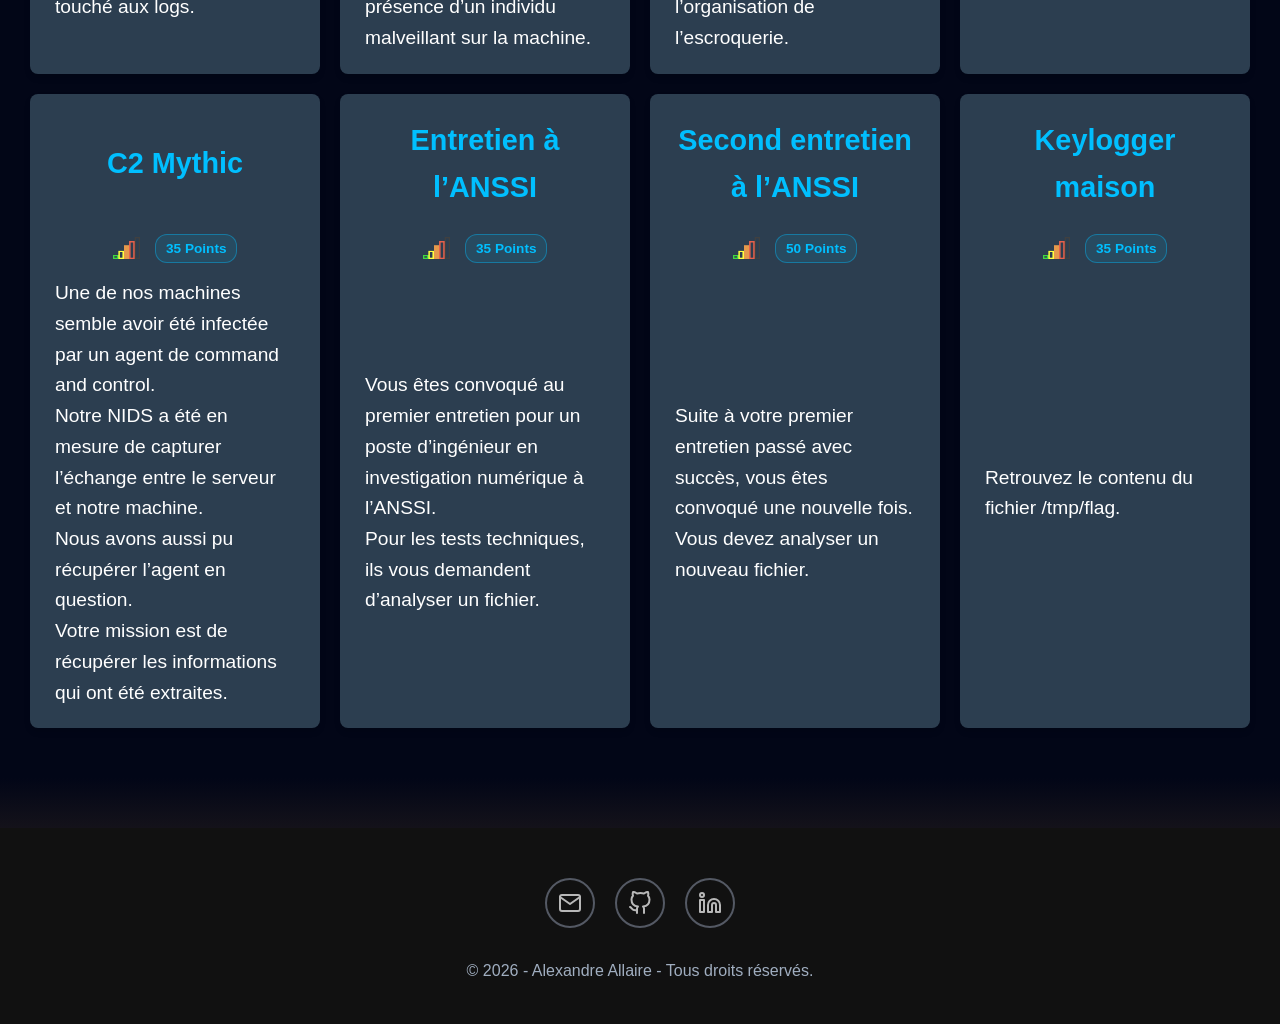
<file: write-ups/root-me/forensic/index.html>
<!DOCTYPE html>
<html lang="fr">
<head>
    <meta charset="UTF-8">
    <meta name="viewport" content="width=device-width, initial-scale=1.0">
    <title>Forensic - Root-Me | Alexandre Allaire</title>
    
    <link rel="stylesheet" href="../../../assets/css/style.css">
    <script src="../../../assets/js/navbar-spy.js" defer></script>
    <script src="../../../assets/js/hero.js" defer></script>
    <script src="../../../assets/js/back-to-top.js" defer></script>
    <script src="../../../assets/js/load.js" defer></script>
    <script src="../../../assets/js/decrypt-wu.js" defer></script>
</head>
<body>

    <!-- LOADER -->
    <div id="loader" class="loader-overlay">
        <div class="loader-content">
            <span class="loader-text">INITIALIZING FORENSIC...</span>
            <div class="loader-blocks">
                <span class="block"></span><span class="block"></span><span class="block"></span><span class="block"></span><span class="block"></span>
            </div>
        </div>
    </div>

    <!-- BARRE DE NAVIGATION -->
    <nav class="navbar">
        <div class="nav-container">
            <div class="nav-brand">
                <a href="../../../index.html#home">Alexandre Allaire</a>
            </div>
            <div class="nav-links">
                <a href="../../index.html#rootme">Retour aux catégories</a>
            </div>
        </div>
    </nav>

    <!-- HEADER DE LA CATÉGORIE -->
    <header id="home" class="hero">
        <div class="hero-content">
            <h1 class="hero-name">Forensic</h1>
            <h2 class="hero-title">Investigation Numérique</h2>
            <p class="hero-desc">Ces challenges mettent à l’épreuve vos techniques d’investigations numériques en analysant des traces mémoire, des fichiers de journalisation, des captures réseaux...</p>
        </div>
    </header>

    <!-- LISTE DES CHALLENGES -->
    <section class="section">
        <h2>Writes-Ups</h2>

        <div class="grid-wu">

            <div class="card-wu-list" onclick="openModal('Fichier supprimé', 'Fichier supprimé.txt.enc')" style="cursor: pointer;">
                <div class="card-header-inline" style="justify-content: center;">
                    <h3>Fichier supprimé</h3>
                </div>

                <div class="wu-meta">
                    <img src="../../../assets/img/veryeasy.png" alt="Difficulté" class="wu-difficulty">
                    <span class="wu-points">5 Points</span>
                </div>
                
                <p>Votre cousin a trouvé une clé USB à la bibliothèque ce matin.<br>
                    Il n’est pas très doué avec les ordinateurs, alors il compte sur vous pour retrouver le propriétaire de cette clé !
                </p>
            </div>

            <div class="card-wu-list" onclick="openModal('Capture moi ça', 'Capture moi ça.txt.enc')" style="cursor: pointer;">
                <div class="card-header-inline" style="justify-content: center;">
                    <h3>Capture moi ça</h3>
                </div>

                <div class="wu-meta">
                    <img src="../../../assets/img/easy.png" alt="Difficulté" class="wu-difficulty">
                    <span class="wu-points">15 Points</span>
                </div>
                
                <p>Un employé a perdu son mot de passe KeePass.<br>
                   Il ne s’en souvient plus et il ne trouve plus son fichier de mot de passe.<br>
                   Après des heures de recherche, il se trouve qu’il a envoyé à un de ses collègues un screen de ses mots de passe, cependant il reste introuvable.</p>
            </div>

            <div class="card-wu-list" onclick="openModal('Command & Control - niveau 2', 'Command & Control - niveau 2.txt.enc')" style="cursor: pointer;">
                <div class="card-header-inline" style="justify-content: center;">
                    <h3>Command & Control - niveau 2</h3>
                </div>

                <div class="wu-meta">
                    <img src="../../../assets/img/easy.png" alt="Difficulté" class="wu-difficulty">
                    <span class="wu-points">15 Points</span>
                </div>
                
                <p>
                Berthier, grâce à vous la machine a été identifiée, vous avez demandé un dump de la mémoire vive de la machine et vous aimeriez bien jeter un coup d’œil aux logs de l’antivirus.<br>
                Malheureusement, vous n’avez pas pensé à noter le nom de cette machine.<br>
                Heureusement ce n’est pas un problème, vous disposez du dump de memoire.
                </p>
            </div>

            <div class="card-wu-list" onclick="openModal('Command & Control - niveau 3', 'Command & Control - niveau 3.txt.enc')" style="cursor: pointer;">
                <div class="card-header-inline" style="justify-content: center;">
                    <h3>Command & Control - niveau 3</h3>
                </div>

                <div class="wu-meta">
                    <img src="../../../assets/img/medium.png" alt="Difficulté" class="wu-difficulty">
                    <span class="wu-points">30 Points</span>
                </div>
                
                <p>
                Berthier, l’antivirus n’a rien trouvé.<br>
                A vous d’essayer de trouver le programme malveillant dans le dump de la mémoire vive.
                </p>
            </div>

            <div class="card-wu-list" onclick="openModal('Command & Control - niveau 4', 'Command & Control - niveau 4.txt.enc')" style="cursor: pointer;">
                <div class="card-header-inline" style="justify-content: center;">
                    <h3>Command & Control - niveau 4</h3>
                </div>

                <div class="wu-meta">
                    <img src="../../../assets/img/medium.png" alt="Difficulté" class="wu-difficulty">
                    <span class="wu-points">35 Points</span>
                </div>
                
                <p>
                Berthier, avec ce que vous avez vu dans les processus, il est manifeste que ce programme malveillant est un point d’exfiltration, mais quelle est l’adresse IP du serveur interne que ces cybercriminels visent.
                </p>
            </div>

            <div class="card-wu-list" onclick="openModal('Command & Control - niveau 5', 'Command & Control - niveau 5.txt.enc')" style="cursor: pointer;">
                <div class="card-header-inline" style="justify-content: center;">
                    <h3>Command & Control - niveau 5</h3>
                </div>

                <div class="wu-meta">
                    <img src="../../../assets/img/medium.png" alt="Difficulté" class="wu-difficulty">
                    <span class="wu-points">25 Points</span>
                </div>
                
                <p>
                Berthier, manifestement l’attaquant dispose des mots de passe des systèmes.<br>
                Le programme malveillant semble être maintenu manuellement sur les machines.<br>
                Le parc de la société ACME semblant à jour, c’est peut être les mots de passe qui sont faibles.<br>
                <br>
                John, l’administrateur des systèmes ne vous croit pas.<br>
                Prouvez-lui.
                </p>
            </div>

            <div class="card-wu-list" onclick="openModal('Command & Control - niveau 6', 'Command & Control - niveau 6.txt.enc')" style="cursor: pointer;">
                <div class="card-header-inline" style="justify-content: center;">
                    <h3>Command & Control - niveau 6</h3>
                </div>

                <div class="wu-meta">
                    <img src="../../../assets/img/hard.png" alt="Difficulté" class="wu-difficulty">
                    <span class="wu-points">50 Points</span>
                </div>
                
                <p>
                Berthier, avant de procéder au moindre blocage des point d’exfiltration du programme malveillant sur les pare-feux.<br>
                On voudrait s’assurer de connaitre tous les hostnames des C&C pour être certain de bloquer intégralement le flux et éventuellement retrouver d’autres postes infectés.<br>
                Ca y est, on y est, désossez moi ce malware !
                </p>
            </div>

            <div class="card-wu-list" onclick="openModal('MasterKee', 'MasterKee.txt.enc')" style="cursor: pointer;">
                <div class="card-header-inline" style="justify-content: center;">
                    <h3>MasterKee</h3>
                </div>

                <div class="wu-meta">
                    <img src="../../../assets/img/easy.png" alt="Difficulté" class="wu-difficulty">
                    <span class="wu-points">15 Points</span>
                </div>
                
                <p>Un collègue a mis en place un système utile sur sa nouvelle machine.<br>
                    Il assure qu’il est le seul à pouvoir y accéder grâce à ce qu’il connaît mais vous voulez lui montrer que tout le monde pourrait y accéder sans même qu’il ne soit là.<br>
                    Votre défi est donc de lui montrer que vous êtes capable de bien plus qu’il n’imagine.
                </p>
            </div>

            <div class="card-wu-list" onclick="openModal('Oh My Grub', 'Oh My Grub.txt.enc')" style="cursor: pointer;">
                <div class="card-header-inline" style="justify-content: center;">
                    <h3>Oh My Grub</h3>
                </div>

                <div class="wu-meta">
                    <img src="../../../assets/img/easy.png" alt="Difficulté" class="wu-difficulty">
                    <span class="wu-points">15 Points</span>
                </div>
                
                <p>Votre société a perdu les accès à un ancien serveur, malheureusement celui-ci contient des fichiers importants, à vous de les retrouver.
                </p>
            </div>

            <div class="card-wu-list" onclick="openModal('Docker layers', 'Docker layers.txt.enc')" style="cursor: pointer;">
                <div class="card-header-inline" style="justify-content: center;">
                    <h3>Docker layers</h3>
                </div>

                <div class="wu-meta">
                    <img src="../../../assets/img/medium.png" alt="Difficulté" class="wu-difficulty">
                    <span class="wu-points">20 Points</span>
                </div>
                
                <p>J’ai perdu le mot de passe pour chiffrer mon fichier de secret. Peux-tu m’aider à le récupérer ?
                </p>
            </div>

            <div class="card-wu-list" onclick="openModal('Exfiltration ICMP', 'Exfiltration ICMP.txt.enc')" style="cursor: pointer;">
                <div class="card-header-inline" style="justify-content: center;">
                    <h3>Exfiltration ICMP</h3>
                </div>

                <div class="wu-meta">
                    <img src="../../../assets/img/medium.png" alt="Difficulté" class="wu-difficulty">
                    <span class="wu-points">20 Points</span>
                </div>
                
                <p>Votre SOC a détecté une intrusion réussie sur un serveur d’administration.<br>
                    Les analystes N1 ont isolé la veille un trafic ICMP suspect.<br>
                    L’équipe CSIRT déployée sur place a réussi à récupérer un binaire suspect, dont le nom semble lié directement à la détection du SOC.<br>
                    Retrouvez la donnée exfiltrée !
                </p>
            </div>

            <div class="card-wu-list" onclick="openModal('Windows - LDAP User KerbeRoastable', 'Windows - LDAP User KerbeRoastable.txt.enc')" style="cursor: pointer;">
                <div class="card-header-inline" style="justify-content: center;">
                    <h3>Windows - LDAP User KerbeRoastable</h3>
                </div>

                <div class="wu-meta">
                    <img src="../../../assets/img/medium.png" alt="Difficulté" class="wu-difficulty">
                    <span class="wu-points">20 Points</span>
                </div>
                
                <p>Lors de vos investigations, vous récupérez une sauvegarde de l’annuaire LDAP de l’entreprise effectuée avec ldap2json.<br>
                    Utilisez les informations présentes dans ce dump pour retrouver l’utilisateur Kerberoastable.
                </p>
            </div>

            <div class="card-wu-list" onclick="openModal('Windows - NTDS Extraction de secrets', 'Windows - NTDS Extraction de secrets.txt.enc')" style="cursor: pointer;">
                <div class="card-header-inline" style="justify-content: center;">
                    <h3>Windows - NTDS Extraction de secrets</h3>
                </div>

                <div class="wu-meta">
                    <img src="../../../assets/img/medium.png" alt="Difficulté" class="wu-difficulty">
                    <span class="wu-points">20 Points</span>
                </div>
                
                <p>Vous avez une sauvegarde des bases de registres et du NTDS d’un serveur Windows hébergeant un Active Directory.<br>
                    Pouvez-vous extraire ses secrets depuis ces fichiers ?
                </p>
            </div>

            <div class="card-wu-list" onclick="openModal('Analyse de logs - attaque web', 'Analyse de logs - attaque web.txt.enc')" style="cursor: pointer;">
                <div class="card-header-inline" style="justify-content: center;">
                    <h3>Analyse de logs - attaque web</h3>
                </div>

                <div class="wu-meta">
                    <img src="../../../assets/img/medium.png" alt="Difficulté" class="wu-difficulty">
                    <span class="wu-points">25 Points</span>
                </div>
                
                <p>Notre site web semble avoir été attaqué, mais notre administrateur système ne comprend pas les logs du serveur web.<br>
                    Pouvez-vous retrouver les données qui ont été exfiltrées ?
                </p>
            </div>

            <div class="card-wu-list" onclick="openModal('Supply chain attack - Docker', 'Supply chain attack - Docker.txt.enc')" style="cursor: pointer;">
                <div class="card-header-inline" style="justify-content: center;">
                    <h3>Supply chain attack - Docker</h3>
                </div>

                <div class="wu-meta">
                    <img src="../../../assets/img/medium.png" alt="Difficulté" class="wu-difficulty">
                    <span class="wu-points">25 Points</span>
                </div>
                
                <p>Votre stagiaire DevOps a déployé un serveur Web en utilisant Docker.<br>
                    Tout a l’air de bien fonctionner, cependant plusieurs alertes de sécurité sont remontées depuis ce serveur, même après réinstallation.<br>
                    Pouvez-vous chercher la source du problème ?
                </p>
            </div>

            <div class="card-wu-list" onclick="openModal('Trouvez le chat', 'Trouvez le chat.txt.enc')" style="cursor: pointer;">
                <div class="card-header-inline" style="justify-content: center;">
                    <h3>Trouvez le chat</h3>
                </div>

                <div class="wu-meta">
                    <img src="../../../assets/img/medium.png" alt="Difficulté" class="wu-difficulty">
                    <span class="wu-points">25 Points</span>
                </div>
                
                <p>Le chat du président a été kidnappé par des indépendantistes.<br>
                    Un suspect a été interpellé par la gendarmerie.<br>
                    Il détenait sur lui une clef USB.<br>
                    Essayez de faire parler cette clef et de trouver dans quelle ville est retenu ce chat !
                </p>
            </div>

            <div class="card-wu-list" onclick="openModal('Vilain petit canard', 'Vilain petit canard.txt.enc')" style="cursor: pointer;">
                <div class="card-header-inline" style="justify-content: center;">
                    <h3>Vilain petit canard</h3>
                </div>

                <div class="wu-meta">
                    <img src="../../../assets/img/medium.png" alt="Difficulté" class="wu-difficulty">
                    <span class="wu-points">25 Points</span>
                </div>
                
                <p>L’ordinateur du DSI semble avoir été compromis en interne.<br>
                    Une étrange clé USB contenant un fichier binaire a été retrouvée sur le bureau du stagiaire.<br>
                    Le DSI compte sur vous pour analyser ce fichier.
                </p>
            </div>

            <div class="card-wu-list" onclick="openModal('Windows - LDAP User ASRepRoastable', 'Windows - LDAP User ASRepRoastable.txt.enc')" style="cursor: pointer;">
                <div class="card-header-inline" style="justify-content: center;">
                    <h3>Windows - LDAP User ASRepRoastable</h3>
                </div>

                <div class="wu-meta">
                    <img src="../../../assets/img/medium.png" alt="Difficulté" class="wu-difficulty">
                    <span class="wu-points">25 Points</span>
                </div>
                
                <p>Lors de vos investigations, vous récupérez une sauvegarde de l’annuaire LDAP de l’entreprise effectuée avec ldap2json.<br>
                    Utilisez les informations présentes dans ce fichier pour retrouver l’utilisateur ASRepRoastable.
                </p>
            </div>

            <div class="card-wu-list" onclick="openModal('Active Directory - GPO', 'Active Directory - GPO.txt.enc')" style="cursor: pointer;">
                <div class="card-header-inline" style="justify-content: center;">
                    <h3>Active Directory - GPO</h3>
                </div>

                <div class="wu-meta">
                    <img src="../../../assets/img/medium.png" alt="Difficulté" class="wu-difficulty">
                    <span class="wu-points">30 Points</span>
                </div>
                
                <p>Une capture réseau réalisée au démarrage d’une station de travail, membre d’un domaine Active Directory, a été effectuée lors d’un audit de sécurité.<br>
                    Analysez cette capture et retrouvez le mot de passe de l’administrateur.
                </p>
            </div>

            <div class="card-wu-list" onclick="openModal('Exfiltration DNS', 'Exfiltration DNS.txt.enc')" style="cursor: pointer;">
                <div class="card-header-inline" style="justify-content: center;">
                    <h3>Exfiltration DNS</h3>
                </div>

                <div class="wu-meta">
                    <img src="../../../assets/img/medium.png" alt="Difficulté" class="wu-difficulty">
                    <span class="wu-points">30 Points</span>
                </div>
                
                <p>Retrouvez les données exfiltrées.<br>
                </p>
            </div>

            <div class="card-wu-list" onclick="openModal('Open My Vault', 'Open My Vault.txt.enc')" style="cursor: pointer;">
                <div class="card-header-inline" style="justify-content: center;">
                    <h3>Open My Vault</h3>
                </div>

                <div class="wu-meta">
                    <img src="../../../assets/img/medium.png" alt="Difficulté" class="wu-difficulty">
                    <span class="wu-points">30 Points</span>
                </div>
                
                <p>Le DevOps de votre SI vous signale que le master Ansible a exécuté d’étranges playbooks sur des machines.<br>
                    En prévention il dit avoir mis en maintenance le site et supprimé les clés SSH sur les nodes, mais qu’il n’a pas touché aux logs.
                </p>
            </div>

            <div class="card-wu-list" onclick="openModal('Trusted', 'Trusted.txt.enc')" style="cursor: pointer;">
                <div class="card-header-inline" style="justify-content: center;">
                    <h3>Trusted</h3>
                </div>

                <div class="wu-meta">
                    <img src="../../../assets/img/medium.png" alt="Difficulté" class="wu-difficulty">
                    <span class="wu-points">30 Points</span>
                </div>
                
                <p>Vous êtes appelé afin d’investiguer une machine d’un employé.<br>
                    Depuis quelque temps, il se passe des choses bizarres sur son ordinateur et cet employé a perdu accès à ses mots de passe.<br>
                    Une première investigation a permis de confirmer la présence d’un individu malveillant sur la machine.
                </p>
            </div>

            <div class="card-wu-list" onclick="openModal('Web3 - Mets ton masque - Etape 1', 'Web3 - Mets ton masque - Etape 1.txt.enc')" style="cursor: pointer;">
                <div class="card-header-inline" style="justify-content: center;">
                    <h3>Web3 - Mets ton masque - Etape 1</h3>
                </div>

                <div class="wu-meta">
                    <img src="../../../assets/img/medium.png" alt="Difficulté" class="wu-difficulty">
                    <span class="wu-points">30 Points</span>
                </div>
                
                <p>Le 12 Novembre 2022, nous avons pu récupérer un dump mémoire de la machine virtuelle du potentiel chef de bande qui était en fonctionnement.<br>
                    Nous avons besoin de connaître quelques informations on-chain pour mieux analyser l’organisation de l’escroquerie.
                </p>
            </div>

            <div class="card-wu-list" onclick="openModal('Web3 - Mets ton masque - Etape 2', 'Web3 - Mets ton masque - Etape 2.txt.enc')" style="cursor: pointer;">
                <div class="card-header-inline" style="justify-content: center;">
                    <h3>Web3 - Mets ton masque - Etape 2</h3>
                </div>

                <div class="wu-meta">
                    <img src="../../../assets/img/hard.png" alt="Difficulté" class="wu-difficulty">
                    <span class="wu-points">50 Points</span>
                </div>
                
                <p>Après avoir identifié les suspects et les liens entre les personnes, il est grand temps de récupérer les fonds du wallet Ethereum.<br>
                    Nous souhaiterions récupérer le couple clef publique/privée.
                </p>
            </div>

            <div class="card-wu-list" onclick="openModal('C2 Mythic', 'C2 Mythic.txt.enc')" style="cursor: pointer;">
                <div class="card-header-inline" style="justify-content: center;">
                    <h3>C2 Mythic</h3>
                </div>

                <div class="wu-meta">
                    <img src="../../../assets/img/medium.png" alt="Difficulté" class="wu-difficulty">
                    <span class="wu-points">35 Points</span>
                </div>
                
                <p>Une de nos machines semble avoir été infectée par un agent de command and control.<br>
                    Notre NIDS a été en mesure de capturer l’échange entre le serveur et notre machine.<br>
                    Nous avons aussi pu récupérer l’agent en question.<br>
                    Votre mission est de récupérer les informations qui ont été extraites.
                </p>
            </div>

            <div class="card-wu-list" onclick="openModal('Entretien à l’ANSSI', 'Entretien à l’ANSSI.txt.enc')" style="cursor: pointer;">
                <div class="card-header-inline" style="justify-content: center;">
                    <h3>Entretien à l’ANSSI</h3>
                </div>

                <div class="wu-meta">
                    <img src="../../../assets/img/medium.png" alt="Difficulté" class="wu-difficulty">
                    <span class="wu-points">35 Points</span>
                </div>
                
                <p>Vous êtes convoqué au premier entretien pour un poste d’ingénieur en investigation numérique à l’ANSSI.<br>
                    Pour les tests techniques, ils vous demandent d’analyser un fichier.
                </p>
            </div>

            <div class="card-wu-list" onclick="openModal('Second entretien à l’ANSSI', 'Second entretien à l’ANSSI.txt.enc')" style="cursor: pointer;">
                <div class="card-header-inline" style="justify-content: center;">
                    <h3>Second entretien à l’ANSSI</h3>
                </div>

                <div class="wu-meta">
                    <img src="../../../assets/img/medium.png" alt="Difficulté" class="wu-difficulty">
                    <span class="wu-points">50 Points</span>
                </div>
                
                <p>Suite à votre premier entretien passé avec succès, vous êtes convoqué une nouvelle fois.<br>
                    Vous devez analyser un nouveau fichier.
                </p>
            </div>

            <div class="card-wu-list" onclick="openModal('Keylogger maison', 'Keylogger maison.txt.enc')" style="cursor: pointer;">
                <div class="card-header-inline" style="justify-content: center;">
                    <h3>Keylogger maison</h3>
                </div>

                <div class="wu-meta">
                    <img src="../../../assets/img/medium.png" alt="Difficulté" class="wu-difficulty">
                    <span class="wu-points">35 Points</span>
                </div>
                
                <p>Retrouvez le contenu du fichier /tmp/flag.
                </p>
            </div>

        </div>
    </section>

    <!-- FOOTER -->
    <footer>
        <div class="footer-icons">
            <!-- Email -->
            <a href="mailto:alexandre.allairea@gmail.com" class="icon-circle" title="Mail">
                <img src="../../../assets/img/mail.svg" alt="Icône Email" class="footer-img">
            </a>
            
            <!-- GitHub -->
            <a href="https://github.com/AlexandreA28" target="_blank" class="icon-circle" title="GitHub">
                <img src="../../../assets/img/github.svg" alt="Icône GitHub" class="footer-img">
            </a>

            <!-- LinkedIn -->
            <a href="https://www.linkedin.com/in/alexandre-allaire/" target="_blank" class="icon-circle" title="LinkedIn">
                <img src="../../../assets/img/linkedin.svg" alt="Icône LinkedIn" class="footer-img">
            </a>
        </div>
        
        <p class="copyright">&copy; 2026 - Alexandre Allaire - Tous droits réservés.</p>
    </footer>

    <!-- L'arrière-plan flouté -->
    <div id="wu-modal-overlay" class="modal-overlay" onclick="closeModal()">
        
        <div id="wu-modal-box" class="modal-box" onclick="event.stopPropagation()">
            
            <span class="close-modal" onclick="closeModal()">&times;</span>
            <h2 id="modal-title" style="margin-top: 0; margin-bottom: 20px; color: #00bfff; text-align: center;">Titre du Challenge</h2>
            
            <!-- Formulaire de déchiffrement -->
            <div id="modal-decrypt-form">
                <p style="color: #cbd5e0; margin-bottom: 30px; margin-left: 5px;">Veuillez entrer le flag du challenge pour déverrouiller le Write-Up :</p>
                
                <div style="display: flex; gap: 10px; align-items: stretch;">
                    <input type="text" id="modal-flag-input" placeholder="Flag..." style="margin-right: 5px; flex: 1; padding: 15px 15px; border-radius: 4px; border: none; outline: none; background: #1e1e2f; color: white;">
                    
                    <button onclick="attemptDecrypt()" class="btn-wu">Déchiffrer</button>
                </div>
            </div>

            <div id="modal-decrypted-content" style="display: none; text-align: left; margin-top: 20px;">
            </div>

        </div>
    </div>

    <!-- BOUTON RETOUR EN HAUT -->
    <a href="#home" class="back-to-top" id="backToTop" aria-label="Retour en haut">
       <svg xmlns="http://www.w3.org/2000/svg" width="20" height="20" viewBox="0 0 24 24" fill="none" stroke="currentColor" stroke-width="2.5" stroke-linecap="round" stroke-linejoin="round">
           <path d="M18 15l-6-6-6 6"/>
       </svg>
    </a>
</body>
</html>
</file>
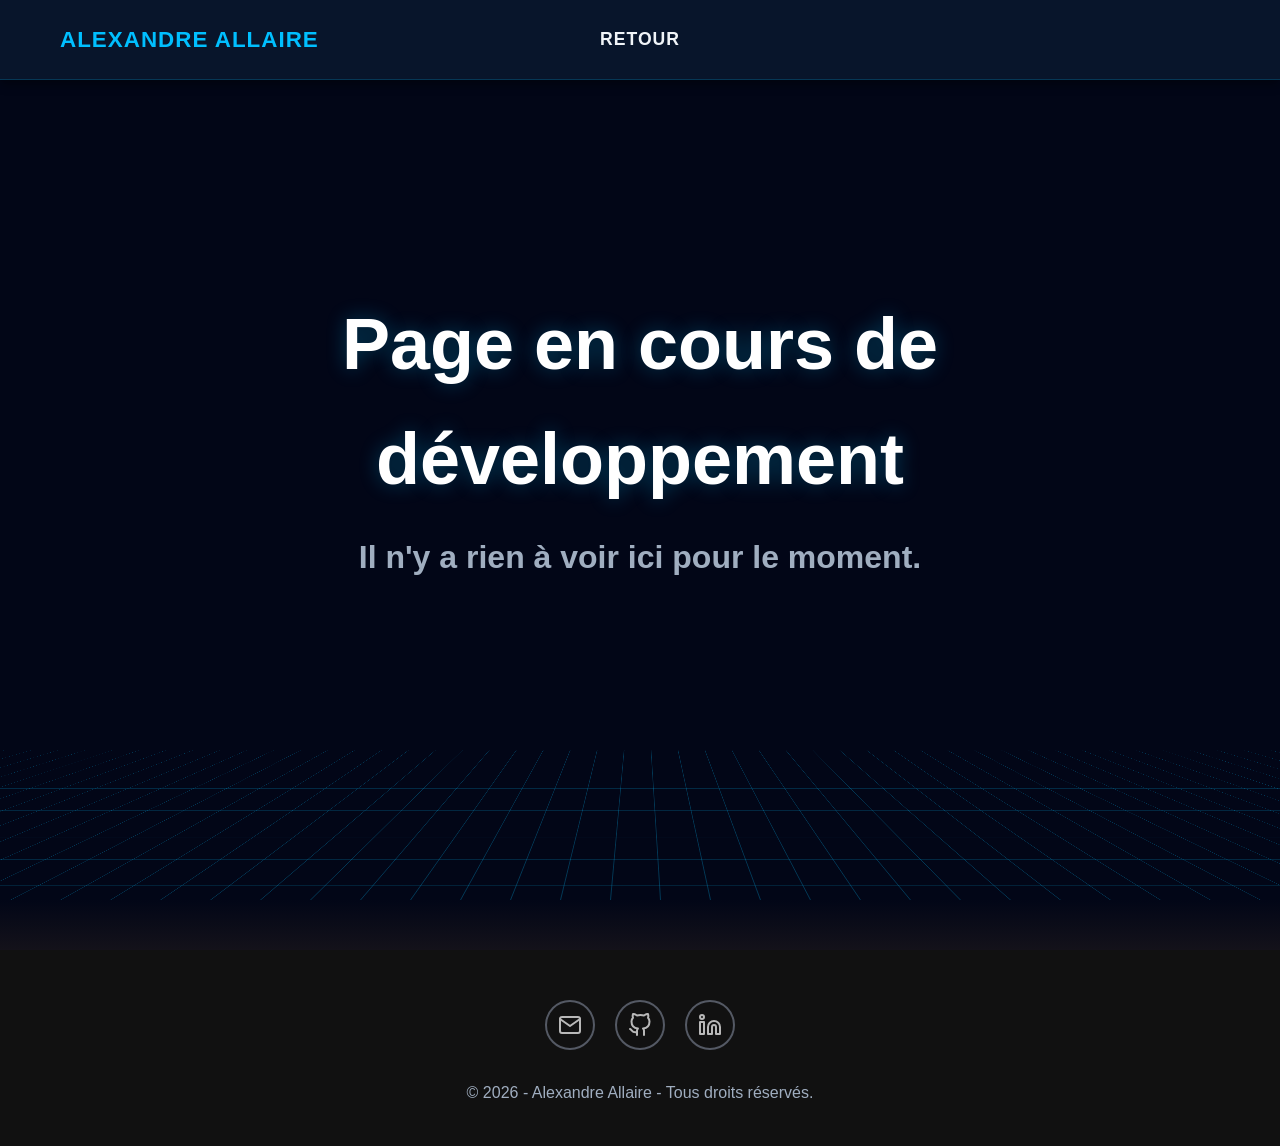
<file: in_work.html>
<!DOCTYPE html>
<html lang="fr">
<head>
    <meta charset="UTF-8">
    <meta name="viewport" content="width=device-width, initial-scale=1.0">
    <meta http-equiv="Content-Security-Policy" content="base-uri 'self';"> <!-- Interdiction d'injection base-URI -->
    <title>Page en construction - Alexandre Allaire</title>
    
    <link rel="stylesheet" href="/assets/css/style.css">
    <script src="/assets/js/hero.js" defer></script>
    <script src="/assets/js/navbar-spy.js" defer></script>
    <script src="/assets/js/back-to-top.js" defer></script>
    <script src="/assets/js/load.js" defer></script>
</head>
<body>

    <!-- LOADER -->
    <div id="loader" class="loader-overlay">
        <div class="loader-content">
            <span class="loader-text">INITIALIZING NOTHING...</span>
            <div class="loader-blocks">
                <span class="block"></span>
                <span class="block"></span>
                <span class="block"></span>
                <span class="block"></span>
                <span class="block"></span>
            </div>
        </div>
    </div>

    <!-- BARRE DE NAVIGATION -->
    <nav class="navbar">
        <div class="nav-container">
            <div class="nav-brand">
                <a href="/#home">Alexandre Allaire</a>
            </div>

            <div class="nav-links">
                <a href="javascript:history.back()">Retour</a>
            </div>
        </div>
    </nav>

    <!-- HERO -->
    <header id="home" class="hero">
        <div class="hero-content">
            <h1 class="hero-name">Page en cours de développement</h1>
            <h2 class="hero-title">Il n'y a rien à voir ici pour le moment.</h2>
        </div>
    </header>

    <!-- FOOTER -->
    <footer>
        <div class="footer-icons">
            <!-- Email -->
            <a href="mailto:alexandre.allairea@gmail.com" class="icon-circle" title="Mail">
                <img src="/assets/img/mail.svg" alt="Icône Email" class="footer-img">
            </a>
            
            <!-- GitHub -->
            <a href="https://github.com/AlexandreA28" target="_blank" class="icon-circle" title="GitHub">
                <img src="/assets/img/github.svg" alt="Icône GitHub" class="footer-img">
            </a>

            <!-- LinkedIn -->
            <a href="https://www.linkedin.com/in/alexandre-allaire/" target="_blank" class="icon-circle" title="LinkedIn">
                <img src="/assets/img/linkedin.svg" alt="Icône LinkedIn" class="footer-img">
            </a>
        </div>
        
        <p class="copyright">&copy; 2026 - Alexandre Allaire - Tous droits réservés.</p>
    </footer>
</body>
</html>
</file>
<file: assets/css/style.css>
/* --- COMPORTEMENT GLOBAL DE LA PAGE --- */
html {
    scroll-behavior: smooth; 
    scroll-padding-top: 80px; 
}

/* --- RESET DE BASE --- */
* {
    margin: 0;
    padding: 0;
    box-sizing: border-box;
    font-family: 'Segoe UI', Tahoma, Geneva, Verdana, sans-serif;
}

body {
    background-color: #1e1e2f;
    color: #f0f4f8;
    line-height: 1.6;
}

.no-underline {
    text-decoration: none;
    color: inherit;
}

/* --- STRUCTURE DES SECTIONS --- */
.section {
    padding: 120px 20px 50px 20px;
    text-align: center;
    max-width: 1500px;
    margin: 0 auto;
    background: linear-gradient(to bottom, #050225 0%, #020617 100px, #020617 100%);
    color: #fff;
    max-width: 100%;
}

.bg-dark {
    /* On remplace l'ancien fond uni par le dégradé Noir -> Bleu */
    background: linear-gradient(to bottom, #020617 0%, #050225 100px, #050225 100%);
    color: #fff;
    max-width: 100%;
}

/* --- Taille --- */
p {
    font-size: 1.2rem;
    line-height: 1.6;
}

#skills span {
    font-size: 1.1rem;
}

h2 {
    font-size: 2.6rem;
    margin-bottom: 40px;
}

h3 {
    font-size: 1.6rem;
}

label {
    font-size: 1.2rem;
}

a {
    font-size: 1.1rem;
}

/* --- Taille banderole --- */
#ctf {
    padding-top: 120px;
    padding-bottom: 70px;
}

#ctf h2 {
    margin-bottom: 20px;
    margin-top: 10px;
}

.rootme-logo {
    display: block;
    margin: 0 auto;
    transition: transform 0.2s ease, filter 0.2s ease;
}

.rootme-logo:hover {
    transform: scale(1.1);
    filter: drop-shadow(0 0 15px #ff0000);
}

/* La boîte d'emballage */
.rootme-text-wrapper {
    display: inline-block; 
    transition: transform 0.2s ease;
    cursor: pointer;
}

.rootme-text-wrapper .glitch-effect {
    transition: text-shadow 0.2s ease;
}

.rootme-text-wrapper:hover {
    transform: scale(1.1);
}

.rootme-text-wrapper:hover .glitch-effect {
    text-shadow: 0 0 15px #ff0000;
}

#projects h3 {
    color: #00bfff;
}

#projects p {
        margin-top: 15px;
    margin-bottom: 10px;
    font-size: 1rem;
}

.bg-dark h2 { color: #fff; }

/* --- HEADER --- */
.hero {
    position: relative;
    height: 100vh;
    display: flex;
    align-items: center;
    justify-content: center;
    overflow: hidden; 
    background-color: #020617;
}

/* --- LA GRILLE 3D --- */
.hero::before {
    content: "";
    position: absolute;
    width: 200%;
    height: 200%;
    top: 0;
    left: -50%;
    background-image: 
        linear-gradient(#00bfff3b 1px, transparent 1px),
        linear-gradient(90deg, #00bfff44 1px, transparent 1px);
    background-size: 50px 50px; 
    transform: perspective(1000px) rotateX(72deg);
    animation: cyberGridMove 4s linear infinite;
    z-index: 0;
    pointer-events: none;
}

@keyframes cyberGridMove {
    0% { transform: perspective(1000px) rotateX(72deg) translateY(0); }
    100% { transform: perspective(1000px) rotateX(72deg) translateY(50px); }
}

/* --- LE TEXTE --- */
.hero-content {
    position: relative;
    z-index: 10;
    text-align: center;
    max-width: 800px;
    padding: 0 20px;
}

.hero-name {
    font-size: 4.5rem;
    color: #ffffff;
    font-weight: 900;
    margin-bottom: 15px;
    text-shadow: 0 0 20px rgba(0, 191, 255, 0.3);
    position: relative;
    display: inline-block;
    animation: fluid-diagonal-glitch 2.2s ease-in-out infinite;
}

.hero-title {
    font-size: 2rem;
    color: #a0aec0;
    margin-bottom: 30px;
}

.hero-desc {
    font-size: 1.1rem;
    color: #cbd5e1;
    line-height: 1.6;
    margin-bottom: 40px;
    text-align: center;
}

/* --- LES BOUTONS --- */
.hero-buttons {
    display: flex;
    justify-content: center;
    gap: 20px;
}

.btn-primary {
    padding: 12px 30px;
    font-size: 1.1rem;
    font-weight: bold;
    text-decoration: none;
    border-radius: 5px;
    transition: all 0.3s ease;
    text-transform: uppercase;
    letter-spacing: 1px;
}

.btn-primary {
    background-color: transparent;
    color: #00bfff;
    border: 2px solid #00bfff;
}

.btn-primary:hover {
    background-color: rgba(0, 191, 255, 0.1);
    box-shadow: 0 0 15px rgba(0, 191, 255, 0.4);
}

/* --- BOUTONS --- */
.btn {
    display: inline-block;
    padding: 10px 20px;
    margin-top: 20px;
    background-color: #ff4a4a;
    color: white;
    text-decoration: none;
    border-radius: 5px;
    font-weight: bold;
    transition: 0.3s;
}

#ctf .btn {
    font-size: 1.3rem;
    padding: 12px 30px;
    border-radius: 8px;
}

.btn:hover {
    background-color: #ff2336;
    box-shadow: 0 0 15px rgba(255, 66, 66, 0.8),
                0 0 30px rgba(255, 66, 66, 0.4);
}

/* --- FRISE (TIMELINE BASIQUE) --- */
.timeline {
    display: flex;
    justify-content: space-around;
    flex-wrap: wrap;
    margin-top: 40px;
}

.timeline-item {
    background: white;
    padding: 20px;
    border-radius: 8px;
    box-shadow: 0 4px 6px rgba(0,0,0,0.1);
    width: 30%;
    min-width: 250px;
    margin-bottom: 20px;
}

/* --- GRILLE PROJETS --- */
.grid-projects {
    display: flex;
    gap: 20px;
    justify-content: center;
    flex-wrap: wrap;
    margin-top: 30px;
    align-items: stretch;
}

.card {
    background: #2c3e50;
    padding: 20px 25px;
    border-radius: 8px;
    width: 40%;
    min-width: 250px;
    max-width: 550px;
    text-decoration: none;
    color: white;
    box-shadow: 0 4px 6px rgba(0,0,0,0.1);
    transition: box-shadow 0.3s;
}

.card:hover {
    box-shadow: 0 0 10px rgba(0, 191, 255, 1),
                0 0 40px rgba(0, 191, 255, 0.6);
}

.tech-tag {
    display: inline-block;
    margin-top: 10px;
    padding: 5px 10px;
    background: rgb(1, 1, 44);
    border-radius: 15px;
    font-size: 0.9rem;
}

.card-wu {
    background: #2c3e50;
    padding: 20px 25px;
    border-radius: 8px;
    width: 40%;
    display: flex;
    flex-direction: column;
    min-width: 250px;
    max-width: 550px;
    text-decoration: none;
    color: white;
    box-shadow: 0 4px 6px rgba(0,0,0,0.1);
    transition: box-shadow 0.3s;
    text-align: center;
}

.card-wu:hover {
    box-shadow: 0 0 10px rgba(0, 191, 255, 1),
                0 0 40px rgba(0, 191, 255, 0.6);
}

.card-wu p {
    margin-top: auto;
    margin-bottom: 20px;
}

.tech-tag-wu {
    display: inline-block;
    margin-top: auto;
    align-self: center;
    padding: 5px 10px;
    background: rgb(1, 1, 44);
    border-radius: 15px;
    font-size: 0.9rem;
}

/* --- SKILLS --- */
.skills-list {
    display: flex;
    gap: 15px;
    justify-content: center;
    flex-wrap: wrap;
}

.skills-list span {
    background: #2c3e50;
    color: white;
    padding: 10px 20px;
    border-radius: 5px;
}

/* --- FOOTER --- */
footer {
    background: #111;
    background: linear-gradient(to bottom, #020617 0%, #14121a 50px, #111 50px, #111 100%);
    color: white;
    text-align: center;
    padding: 40px;
}

.footer-icons {
    display: flex;
    justify-content: center;
    gap: 20px;
    margin-bottom: 30px;
    margin-top: 60px;
}

/* Le rond autour de l'image */
.icon-circle {
    display: flex;
    justify-content: center;
    align-items: center;
    width: 50px;
    height: 50px;
    border: 2px solid #6b7280c0;
    border-radius: 50%;
    transition: all 0.3s ease;
}

.footer-img {
    width: 24px;
    height: 24px;
    filter: invert(1);
    opacity: 0.7;
    transition: all 0.3s ease;
}

.icon-circle:hover {
    transform: scale(1.15);
    border-color: #e2e8f0;
}

.icon-circle:hover .footer-img {
    opacity: 1;
}

/* --- COPYRIGHT --- */
.copyright {
    margin-top: 10px;
    color: #a0aec0;
    font-size: 1rem;
}

/* --- CONTACT --- */
.contact-header {
    text-align: center;
    margin-bottom: 50px; 
}

.contact-header h2 {
    margin-bottom: 15px; 
    font-size: 2.5rem;
    color: #ffffff;
}

.contact-header p {
    color: #a0aec0;
}

/* --- STRUCTURE GLOBALE CONTACT --- */
.contact-container {
    display: grid;
    grid-template-columns: 1fr 2fr; /* 1/3 gauche, 2/3 droite */
    gap: 80px; 
    max-width: 1200px;
    margin: 0 auto;
    align-items: start; 
}

/* --- COLONNE GAUCHE (Coordonnées & Néon) --- */
.contact-info h3 {
    margin-bottom: 15px; 
    color: #ffffff;
    font-size: 1.5rem;
}

.contact-info p {
    margin-bottom: 30px; 
    color: #a0aec0;
}

.contact-links {
    display: flex;
    flex-direction: column;
    gap: 20px; 
    padding-left: 40px;
}

.contact-item {
    position: relative; 
    display: flex;
    align-items: center;
    padding: 15px;
    background: #2c3e50;
    border-left: 4px solid #ff6b6b;
    border-radius: 8px;
    text-decoration: none;
    color: #ffffff;
    font-weight: 500;
    transition: all 0.3s ease;
}

.contact-item::before {
    content: '';
    position: absolute;
    top: 50%;
    transform: translateY(-50%);
    left: -45px;
    width: 20px; 
    height: 20px;
    background-color: #1e1e2f;
    border: 3px solid #00bfff;
    border-radius: 50%;
    box-shadow: 0 0 15px rgba(0, 191, 255, 0.8);
    z-index: 1;
    transition: all 0.3s ease;
}

.contact-item:hover {
    background: #2c3e50;
    transform: translateX(5px);
}

.contact-item:hover::before {
    box-shadow: 0 0 10px rgba(0, 191, 255, 1),
                0 0 25px rgba(0, 191, 255, 0.6);
}

/* --- COLONNE DROITE (Ton formulaire corrigé) --- */
.contact-form {
    width: 100%;
    margin: 0;
    text-align: left;
    background: #2c3e50;
    padding: 30px; 
    border-radius: 8px;
    box-shadow: 0 4px 10px rgba(0,0,0,0.3);
}

.form-group {
    margin-bottom: 20px; 
}

.form-group label {
    display: block;
    margin-bottom: 8px; 
    font-weight: bold;
    color: #e0e0e0;
}

.form-group input,
.form-group textarea {
    width: 100%;
    box-sizing: border-box;
    padding: 12px; 
    border: none;
    border-radius: 5px;
    font-family: inherit;
    font-size: 1rem;
    background-color: #f4f4f9;
    color: #333;
}

.contact-form .btn {
    width: 100%;
    border: none;
    cursor: pointer;
    font-size: 1.2rem;
    margin-top: 10px; 
    padding: 15px;
}

/* --- RESPONSIVE MOBILE --- */
@media (max-width: 768px) {
    .contact-container {
        grid-template-columns: 1fr;
        gap: 40px; 
    }
}

/* --- STATS ROOT-ME --- */
.stats-container {
    display: flex;
    justify-content: center;
    gap: 30px;
    margin: 30px 0;
}

.stat-box {
    background: #2c3e50;
    padding: 20px;
    border-radius: 8px;
    min-width: 150px;
    box-shadow: 0 4px 6px rgba(0,0,0,0.3);
    border: 1px solid #ff6b6b;
}

.stat-number {
    display: block;
    font-size: 2.5rem;
    font-weight: bold;
    color: #ff6b6b;
}

.stat-label {
    font-size: 1rem;
    color: #e0e0e0;
    text-transform: uppercase;
    letter-spacing: 1px;
}
/* --- LOGO TITRE ROOT-ME --- */
.rootme-logo {
    height: 200px; 
    vertical-align: -45%;
}

/* --- STATS ROOT-ME (Design en Cartes) --- */
.stats-container {
    display: flex;
    justify-content: center;
    gap: 30px;
    margin: 40px 0;
}

.stat-box {
    background-color: #2c3e50;
    border: 1px solid #ff6b6b;
    border-radius: 12px;
    padding: 30px 40px;
    width: 220px;
    
    display: flex;
    flex-direction: column;
    align-items: center;
    
    box-shadow: 0 4px 10px rgba(0, 0, 0, 0.2);
}

.stat-value {
    display: flex;
    flex-direction: row;
    align-items: center;
    justify-content: center;
    gap: 15px;
    margin-bottom: 15px;
}

/* L'image SVG */
.stat-icon-img {
    height: 40px;
    width: auto;
    margin-bottom: 0;
    transform: translateY(-15%);
}

/* Le chiffre au centre */
.stat-number {
    font-size: 2rem;
    font-weight: bold;
    color: #ff6b6b;
    line-height: 1;
    margin-bottom: 15px;
}

/* Le texte en bas (PLACE / POINTS) */
.stat-label {
    font-size: 1.5rem;
    color: #ffffff;
    text-transform: uppercase;
    letter-spacing: 1.5px;
}

/* --- SECTION COMPÉTENCES (Catégories) --- */
.skills-categories-container {
    display: flex;
    flex-direction: row;
    flex-wrap: wrap;
    justify-content: center;
    align-items: stretch;
    gap: 50px;
    margin-top: 30px;
}

.skill-group {
    background-color: #2c3e50;
    padding: 20px 30px;
    border-radius: 12px;
    display: flex;
    flex-direction: column;
    align-items: center;
    flex: 1;
    min-width: 450px;
    max-width: 450px;
    transition: all 0.3s ease;
}

.skill-group:hover {
    transform: translateY(-5px);
}

.skill-group h3 {
    color: #00bfff;
    font-size: 1.8rem;
    margin-bottom: 20px;
    text-align: center;
}

.skills-list {
    display: flex;
    flex-wrap: wrap;
    justify-content: center;
    align-content: center;
    align-items: center;
    gap: 8px;
    width: 100%;
    flex: 1;
}

.skills-list span.learning {
    opacity: 0.7;
    border: 1px dashed #00bfff;
    background-color: transparent;
}

.skills-list span.learning:hover {
    opacity: 1;
    border-style: solid;
}

/* --- FRISE CHRONOLOGIQUE VERTICALE --- */
.timeline-vertical {
    position: relative;
    max-width: 800px;
    margin: 50px auto 0 auto;
    padding: 20px 0;
}

/* La ligne centrale lumineuse (Effet néon cyan) */
.timeline-vertical::before {
    content: '';
    position: absolute;
    top: 0;
    left: 20px;
    height: 100%;
    width: 4px;
    background: #00bfff;
    box-shadow: 0 0 10px rgba(0, 191, 255, 0.6);
    border-radius: 2px;
}

/* Chaque bloc d'expérience */
.timeline-item-vert {
    position: relative;
    margin-bottom: 40px;
    padding-left: 60px;
    text-align: left;

    max-width: 1000px;
    margin-left: auto;
    margin-right: auto;
}

/* Le point lumineux sur la ligne pour chaque expérience */
.timeline-item-vert::before {
    content: '';
    position: absolute;
    top: 15px;
    left: 12px;
    width: 20px;
    height: 20px;
    background-color: #1e1e2f;
    border: 4px solid #00bfff;
    border-radius: 50%;
    box-shadow: 0 0 15px rgba(0, 191, 255, 0.8);
    z-index: 1;
    transition: all 0.3s ease;
}

.timeline-item-vert:hover::before {
    box-shadow: 0 0 10px rgba(0, 191, 255, 1.3),
                0 0 30px rgba(0, 191, 255, 0.8);
    transform: translateX(8px);
}

/* La carte qui contient le texte */
.timeline-content {
    background-color: #2c3e50;
    padding: 25px;
    border-radius: 8px;
    box-shadow: 0 4px 10px rgba(0, 0, 0, 0.3);
    border-left: 4px solid #ff6b6b;
    transition: transform 0.3s ease;
}

.timeline-content a {
    text-decoration: none;
    color: inherit;
}

.timeline-content a:hover h4 {
    color: #00bfff;
    transition: color 0.5s ease;
}

.timeline-item-vert:hover .timeline-content {
    transform: translateX(8px);
}

/* Styles des textes à l'intérieur de la carte */
.timeline-date {
    display: inline-block;
    background-color: rgba(0, 191, 255, 0.1);
    color: #00bfff;
    padding: 5px 12px;
    border-radius: 15px;
    font-size: 0.9rem;
    font-weight: bold;
    margin-bottom: 15px;
}

.timeline-content h3 {
    color: #ffffff;
    font-size: 1.4rem;
    margin-bottom: 5px;
}

.timeline-content ul {
    margin-left: 20px;
    margin-top: 10px;
    color: #e2e8f0;
    font-size: 1rem;
    line-height: 1.6;
}

.timeline-content ul li {
    margin-bottom: 8px;
}

.timeline-company {
    color: #a0aec0;
    font-size: 1.1rem;
    font-weight: normal;
    margin-bottom: 15px;
}

/* --- BARRE DE NAVIGATION --- */
.navbar {
    position: fixed;
    top: 0;
    left: 0;
    width: 100%;
    z-index: 1000;
    height: 80px;

    /* Blur Effect */
    background: rgba(10, 25, 47, 0.85);
    backdrop-filter: blur(4px);
    -webkit-backdrop-filter: blur(4px);

    border-bottom: 1px solid rgba(0, 191, 255, 0.2);
    box-shadow: 0 4px 10px rgba(0, 0, 0, 0.4);

    display: flex;
    align-items: center;
}

.nav-container {
    width: 100%;
    display: grid;
    grid-template-columns: 1fr auto 1fr;
    align-items: center;
    margin: 0 auto;
    padding: 0px 60px;
}

.nav-resume {
    justify-self: end;
}

.nav-brand a {
    color: #00bfff;
    font-size: 1.4rem;
    font-weight: bold;
    text-decoration: none;
    letter-spacing: 1px;
    text-transform: uppercase;
    transition: all 0.3s ease;
}
.nav-brand a:hover {
    text-shadow:
        0 0 10px rgba(0, 191, 255, 0.8),
        0 0 20px rgba(0, 191, 255, 0.4); /* Effet néon */
}

/* Le conteneur des liens */
.nav-links {
    display: flex;
    justify-content: center;
    gap: 40px;
    flex-wrap: wrap;
}

/* Le style des liens */
.nav-links a {
    color: #f0f4f8;
    text-decoration: none;
    font-size: 1.1rem;
    font-weight: 600;
    text-transform: uppercase;
    letter-spacing: 1px;
    transition: color 0.3s ease, text-shadow 0.3s ease;
}

.nav-links a:hover,
.nav-links a.active {
    color: #00bfff;
    text-shadow:
        0 0 10px rgba(0, 191, 255, 0.8),
        0 0 20px rgba(0, 191, 255, 0.4); /* Effet néon */
}

.btn-cv-nav {
    display: inline-block;
    padding: 10px 20px;
    background-color: transparent;
    color: #00bfff;
    text-decoration: none;
    border: 2px solid #00bfff;
    border-radius: 5px;
    font-weight: bold;
    transition: all 0.3s ease;
}

.btn-cv-nav:hover {
    background-color: rgba(0, 191, 255, 0.15);
    box-shadow:
        0 0 15px rgba(0, 191, 255, 0.8),
        0 0 30px rgba(0, 191, 255, 0.4);
}

/* --- Glitch Effect --- */
.glitch-effect {
    position: relative;
    width: fit-content;
    margin: 0 auto;
    color: #ffffff;
    font-weight: 800;
    font-size: 4rem;
    background: #020617; 
    padding: 10px 20px;
    animation: main-shake 2.5s infinite steps(1); 
}

.glitch-layer {
    position: absolute;
    top: 0; left: 0;
    width: 100%; height: 100%;
    pointer-events: none;
}

/* --- TOUS LES CALQUES (10) --- */
.glitch-effect::before,
.glitch-effect::after,
.glitch-layer:nth-of-type(1)::before,
.glitch-layer:nth-of-type(1)::after,
.glitch-layer:nth-of-type(2)::before,
.glitch-layer:nth-of-type(2)::after,
.glitch-layer:nth-of-type(3)::before,
.glitch-layer:nth-of-type(3)::after,
.glitch-layer:nth-of-type(4)::before,
.glitch-layer:nth-of-type(4)::after  {
    content: attr(data-text);
    position: absolute;
    top: 0; left: 0;
    width: 100%; height: 100%;
    background: #020617;
    color: #ffffff;
    clip-path: inset(100%);
}

/* --- 1. LES MORCEAUX (4 calques) --- */
.glitch-effect::before {
    text-shadow: 2px 2px #ff0000;
    animation: chunk-1 2.5s infinite steps(1); 
}
.glitch-effect::after {
    text-shadow: -2px -2px #00ffff;
    animation: chunk-2 2.5s infinite steps(1);
}
.glitch-layer:nth-of-type(1)::before {
    text-shadow: 2px -2px #ff00c1;
    animation: chunk-3 2.5s infinite steps(1);
}
.glitch-layer:nth-of-type(1)::after {
    text-shadow: -2px 2px #00ff00;
    animation: chunk-4 2.5s infinite steps(1);
}

/* --- 2. LE GLITCH CLASSIQUE (2 calques) --- */
.glitch-layer:nth-of-type(2)::before {
    text-shadow: 4px 0 #ff0000, -2px 0 #00ff00;
    animation: classic-1 2.5s infinite steps(1);
}
.glitch-layer:nth-of-type(2)::after {
    text-shadow: -4px 0 #00ffff, 2px 0 #ff00c1;
    animation: classic-2 2.5s infinite steps(1);
}

/* --- LE GLITCH EN RETARD --- */
.glitch-layer:nth-of-type(3)::before {
    text-shadow: 3px 0 #00ff00, -2px 0 #ff0000;
    animation: classic-3 2.5s infinite steps(1);
}
.glitch-layer:nth-of-type(3)::after {
    text-shadow: -3px 0 #ff00c1, 2px 0 #00ffff;
    animation: classic-4 2.5s infinite steps(1);
}

/* --- LE ROLLBACK CHUNKS --- */
.glitch-layer:nth-of-type(4)::before {
    text-shadow: 2px 2px #ff00c1;
    animation: chunk-5 2.5s infinite steps(1);
}
.glitch-layer:nth-of-type(4)::after {
    text-shadow: -2px -2px #ff0000;
    animation: chunk-6 2.5s infinite steps(1);
}

/* ================== */
/* --- ANIMATIONS --- */
/* ================== */

/* Tremblement de base */
@keyframes main-shake {
    0%, 85% { transform: translate(0, 0) skewX(0); }
    87% { transform: translate(-3px, 1px) skewX(3deg); }
    89% { transform: translate(4px, -2px) skewX(-3deg); }
    92% { transform: translate(-2px, 2px) skewX(1deg); }
    95%, 100% { transform: translate(0, 0) skewX(0); }
}

/* --- LES MORCEAUX (Petits rectangles, gros déplacements Y et X) --- */
@keyframes chunk-1 {
    0%, 85% { clip-path: inset(100%); }
    86% { clip-path: inset(10% 70% 60% 10%); transform: translate(-15px, 8px); }
    89% { clip-path: inset(100%); }
    91% { clip-path: inset(80% 10% 5% 70%); transform: translate(12px, -10px); }
    94%, 100% { clip-path: inset(100%); }
}
@keyframes chunk-2 {
    0%, 87% { clip-path: inset(100%); }
    88% { clip-path: inset(60% 60% 20% 20%); transform: translate(-10px, -15px); }
    90% { clip-path: inset(100%); }
    93% { clip-path: inset(5% 85% 80% 5%); transform: translate(15px, 5px); }
    95%, 100% { clip-path: inset(100%); }
}
@keyframes chunk-3 {
    0%, 86% { clip-path: inset(100%); }
    87% { clip-path: inset(40% 20% 50% 60%); transform: translate(12px, -12px); }
    89% { clip-path: inset(100%); }
    92% { clip-path: inset(20% 50% 70% 30%); transform: translate(-14px, 10px); }
    94%, 100% { clip-path: inset(100%); }
}
@keyframes chunk-4 {
    0%, 88% { clip-path: inset(100%); }
    89% { clip-path: inset(75% 40% 10% 40%); transform: translate(-8px, 14px); }
    91% { clip-path: inset(100%); }
    93% { clip-path: inset(15% 50% 75% 30%); transform: translate(10px, -8px); }
    95%, 100% { clip-path: inset(100%); }
}

/* --- LE CLASSIQUE --- */
@keyframes classic-1 {
    0%, 86% { clip-path: inset(100%); }
    87% { clip-path: inset(20% 0 70% 0); transform: translate(-25px, 0); }
    89% { clip-path: inset(55% 0 35% 0); transform: translate(20px, 0); }
    91% { clip-path: inset(100%); }
    93% { clip-path: inset(40% 0 50% 0); transform: translate(-15px, 0); }
    95%, 100% { clip-path: inset(100%); }
}
@keyframes classic-2 {
    0%, 85% { clip-path: inset(100%); }
    86% { clip-path: inset(70% 0 20% 0); transform: translate(25px, 0); }
    88% { clip-path: inset(100%); }
    90% { clip-path: inset(30% 0 60% 0); transform: translate(-30px, 0); }
    92% { clip-path: inset(100%); }
    94% { clip-path: inset(10% 0 85% 0); transform: translate(15px, 0); }
    96%, 100% { clip-path: inset(100%); }
}

/* ========================================= */
/* --- ANIMATIONS ROLLBACK               --- */
/* ========================================= */

@keyframes classic-3 {
    0%, 4% { clip-path: inset(100%); }
    /* Gros glissement à droite */
    5% { clip-path: inset(55% 0 20% 0); transform: translate(22px, 0); } 
    /* Rebond rapide au centre/gauche */
    7% { clip-path: inset(60% 0 15% 0); transform: translate(-5px, 0); } 
    /* Repart à droite mais moins fort */
    9% { clip-path: inset(55% 0 20% 0); transform: translate(12px, 0); } 
    /* Presque en place */
    11% { clip-path: inset(65% 0 15% 0); transform: translate(4px, 0); } 
    12%, 100% { clip-path: inset(100%); }
}

@keyframes classic-4 {
    0%, 5% { clip-path: inset(100%); }
    /* Décale un peu après */
    6% { clip-path: inset(70% 0 10% 0); transform: translate(18px, 0); } 
    /* Glissement intermédiaire */
    8% { clip-path: inset(65% 0 15% 0); transform: translate(10px, 0); } 
    /* Sursaut très bas */
    10% { clip-path: inset(80% 0 5% 0); transform: translate(14px, 0); } 
    /* Fin */
    12% { clip-path: inset(50% 0 25% 0); transform: translate(3px, 0); } 
    13%, 100% { clip-path: inset(100%); }
}

@keyframes chunk-5 {
    0%, 2% { clip-path: inset(100%); }
    3% { clip-path: inset(60% 55% 30% 25%); transform: translate(15px, 10px); } 
    5% { clip-path: inset(100%); } 
    7% { clip-path: inset(50% 10% 10% 60%); transform: translate(25px, 11px); }
    9% { clip-path: inset(50% 50% 15% 30%); transform: translate(5px, 14px); } 
    10%, 100% { clip-path: inset(100%); }
}

@keyframes chunk-6 {
    0%, 2% { clip-path: inset(100%); }
    4% { clip-path: inset(50% 10% 40% 70%); transform: translate(15px, 10px); } 
    6% { clip-path: inset(100%); } 
    9% { clip-path: inset(55% 20% 35% 60%); transform: translate(16px, 14px); } 
    10% { clip-path: inset(70% 50% 10% 30%); transform: translate(12px, 12px); } 
    11%, 100% { clip-path: inset(100%); }
}

/* --- LES PARTICULES DE GLITCH --- */
.glitch-particle {
    position: absolute;
    pointer-events: none;
    z-index: 5;
    
    background-color: rgba(0, 0, 0, 0.9);
    transition: none !important;    
    animation: glitch-shake 0.3s step-end forwards; 
}

/* --- L'ANIMATION DU SHAKE (Grésillement X et Y) --- */
@keyframes glitch-shake {
    0% { 
        opacity: 1; 
        /* Départ horizontal : Rouge à gauche, Cyan à droite */
        box-shadow: calc(var(--offset) * -1) 0 0 rgba(255, 0, 0, 0.9), 
                    var(--offset) 0 0 rgba(0, 255, 255, 0.9);
        transform: translate(0, 0); 
    }
    20% {
        /* VERTICAL : Rouge en haut, Cyan en bas */
        box-shadow: 0 calc(var(--offset) * -1) 0 rgba(255, 0, 0, 0.9), 
                    0 var(--offset) 0 rgba(0, 255, 255, 0.9);
        transform: translate(-3px, 2px); 
    }
    40% {
        /* DIAGONALE ÉCARTÉE : Rouge en bas à gauche, Cyan en haut à droite */
        box-shadow: calc(var(--offset) * -1.5) calc(var(--offset) * 1.5) 0 rgba(255, 0, 0, 0.9), 
                    calc(var(--offset) * 1.5) calc(var(--offset) * -1.5) 0 rgba(0, 255, 255, 0.9);
        transform: translate(3px, -2px);
    }
    60% {
        /* VERTICAL INVERSÉ EXTRÊME : Rouge descend beaucoup, Cyan monte beaucoup */
        box-shadow: calc(var(--offset) * 0.5) calc(var(--offset) * 1.5) 0 rgba(255, 0, 0, 0.9), 
                    calc(var(--offset) * -0.5) calc(var(--offset) * -1.5) 0 rgba(0, 255, 255, 0.9);
        transform: translate(-2px, 4px);
    }
    80% {
        /* CHAOS MÉLANGÉ */
        box-shadow: calc(var(--offset) * 1.5) calc(var(--offset) * -1) 0 rgba(255, 0, 0, 0.9), 
                    calc(var(--offset) * -1.5) var(--offset) 0 rgba(0, 255, 255, 0.9);
        transform: translate(2px, -3px);
    }
    100% { 
        opacity: 0; 
        box-shadow: 0 0 0 transparent, 0 0 0 transparent;
        transform: translate(0, 0); 
    }
}

/* --- BOUTON RETOUR EN HAUT --- */
.back-to-top {
    position: fixed;
    bottom: 30px;
    right: 30px;
    width: 45px;
    height: 45px;
    background-color: #020617d9;
    border: 1px solid #00bfff;
    color: #00bfff;
    border-radius: 50%;
    display: flex;
    align-items: center;
    justify-content: center;
    text-decoration: none;
    z-index: 1000;
    
    opacity: 0;
    visibility: hidden;
    transform: translateY(15px);
    transition: all 0.3s ease;
    
    box-shadow: 0 0 10px rgba(0, 191, 255, 0.2);
}

.back-to-top.show {
    opacity: 1;
    visibility: visible;
    transform: translateY(0);
}

.back-to-top:hover {
    box-shadow: 0 0 15px rgba(0, 191, 255, 0.8), 0 0 30px rgba(0, 191, 255, 0.4);
    transform: translateY(-4px);
}

/* --- PAGE DE CHARGEMENT --- */
.loader-overlay {
    position: fixed;
    top: 0;
    left: 0;
    width: 100vw;
    height: 100vh;
    background-color: #020617;
    display: flex;
    justify-content: center;
    align-items: center;
    z-index: 99999;
    transition: opacity 0.5s ease, visibility 0.5s ease;
}

.loader-content {
    text-align: center;
    font-family: monospace;
}

.loader-text {
    color: #00ffff;
    font-size: 1.1rem;
    letter-spacing: 2px;
    margin-bottom: 15px;
    display: block;
    text-shadow: 0 0 10px rgba(0, 255, 255, 0.6);
}

.loader-bar {
    width: 220px;
    height: 4px;
    background-color: rgba(255, 255, 255, 0.1);
    border-radius: 2px;
    overflow: hidden;
    margin: 0 auto;
}

.loader-blocks {
    display: flex;
    width: 220px;
    height: 6px;
    background-color: rgba(255, 255, 255, 0.1);
    border-radius: 2px;
    overflow: hidden;
    margin: 0 auto;
    gap: 0px;
}

.loader-blocks .block {
    flex: 1;
    height: 100%;
    background-color: rgba(255, 255, 255, 0.1);
    transition: none !important; 
    
    animation: fill-bar 1.5s steps(1);
}

.loader-blocks .block:nth-child(1) { animation-delay: 0.1s; }
.loader-blocks .block:nth-child(2) { animation-delay: 0.2s; }
.loader-blocks .block:nth-child(3) { animation-delay: 0.35s; }
.loader-blocks .block:nth-child(4) { animation-delay: 0.65s; }
.loader-blocks .block:nth-child(5) { animation-delay: 0.75s; }

@keyframes fill-bar {
    0% {
        background-color: rgba(255, 255, 255, 0.1);
        box-shadow: none;
    }
    20%, 100% {
        background-color: #00bfff;
        box-shadow: 0 0 8px #00bfff;
    }
}

.loader-overlay.hidden {
    opacity: 0;
    visibility: hidden;
}

@keyframes fluid-diagonal-glitch {
    0%, 100% {
        text-shadow: 0 0 20px rgba(0, 191, 255, 0.3);
    }
    15% {
        text-shadow: 
            0 0 20px rgba(0, 191, 255, 0.3), 
            4px -4px 0 #00bfff8f,                /* Cyan */
            -4px 4px 0 #0044ccb3;                /* Bleu royal plus sombre */
    }
    30% {
        text-shadow: 
            0 0 20px rgba(0, 191, 255, 0.3),
            1px -1px 0 #00bfff8f, 
            -2px 1px 0 #0044ccb3;
    }
    45% {
        text-shadow: 
            0 0 20px rgba(0, 191, 255, 0.3),
            6px -6px 0 #00bfff8f,                /* Pic (Haut-Droit) */
            -7px 4px 0 #0044ccb3;              /* Pic (Bas-Gauche) */
    }
    60% {
        text-shadow: 
            0 0 20px rgba(0, 191, 255, 0.3),
            3px -3px 0 #00bfff8f, 
            -4px 2px 0 #0044ccb3;
    }
    75% {
        text-shadow: 
            0 0 20px rgba(0, 191, 255, 0.3),
            1px -1px 0 rgba(0, 191, 255, 0.2), 
            -2px 1px 0 rgba(0, 68, 204, 0.4);    /* Version RGBA du bleu royal */
    }
}

#analyse .btn {
    margin-top: 45px;
    margin-bottom: 50px;
}

/* --- BLOC DE CODE BASH --- */
.code-block {
    background-color: #1e1e2f;
    border: 1px solid rgba(255, 255, 255, 0.1);
    border-radius: 6px;
    margin: 20px 0;
    text-align: left;
    overflow: hidden;
}

.code-label {
    display: block;
    background-color: rgba(255, 255, 255, 0.05);
    padding: 6px 15px;
    color: #a0aec0;
    font-size: 0.8rem;
    font-family: monospace;
    border-bottom: 1px solid rgba(255, 255, 255, 0.1);
}

.code-block pre {
    margin: 0;
    padding: 15px;
    white-space: pre-wrap;
    word-break: break-word;
}

.code-block code {
    font-family: 'Consolas', 'Courier New', monospace;
    color: #e2e8f0;
    font-size: 0.95rem;
}

/* --- BANNIÈRE D'AVERTISSEMENT --- */
.warning-banner {
    background-color: rgba(255, 107, 107, 0.1);
    border-left: 4px solid #ff6b6b;
    border-radius: 4px;
    padding: 15px 20px;
    margin-top: 30px;
    display: flex;
    align-items: flex-start;
    gap: 15px;
}

.warning-banner p {
    margin: 0;
    color: #e2e8f0;
    font-size: 0.95rem;
    line-height: 1.5;
}

.warning-banner strong {
    color: #ff6b6b;
}

/* --- EN-TÊTE DE CARTE AVEC ICÔNE --- */
.card-header-inline {
    display: flex;
    align-items: center;
    justify-content: center;
    gap: 15px;           
    margin-bottom: 15px;
}

.card-header-inline h3 {
    margin: 0;
}

.icone-rootme {
    height: 40px;
    width: auto;
    margin-bottom: 0;
}

.grid-wu {
    display: flex;
    flex-wrap: wrap;         /* Permet de passer à la ligne */
    gap: 20px;               /* L'espace entre les cartes */
    justify-content: center; /* Centre les cartes (parfait s'il n'y en a qu'une) */
    align-items: stretch;    /* Force toutes les cartes d'une ligne à la même hauteur */
    margin-top: 30px;
}

.card-wu-list {
    background: #2c3e50;
    padding: 20px 25px;
    border-radius: 8px;
    width: calc(25% - 20px); 
    
    min-width: 280px;
    max-width: 400px; 
    display: flex;
    flex-direction: column;
    text-decoration: none;
    color: white;
    box-shadow: 0 4px 6px rgba(0,0,0,0.1);
    transition: box-shadow 0.3s;
    text-align: left;
}

.card-wu-list:hover {
    box-shadow: 0 0 10px rgba(0, 191, 255, 1),
                0 0 40px rgba(0, 191, 255, 0.6);
}

.card-wu-list h3 {
    color: #00bfff;
    font-size: 1.8rem;
    text-align: center;

    min-height: 100px; 
    
    display: flex;
    align-items: center; 
    justify-content: center;
    
    margin-bottom: 5px;
}

.card-wu-list p {
    margin-top: auto;
    margin-bottom: auto;
}

/* --- BOUTON SPÉCIFIQUE WRITE-UP --- */
.btn-wu {
    display: flex;
    align-items: center;
    justify-content: center;
    padding: 0 20px;
    margin-top: 0;
    background-color: #ff4a4a;
    color: white;
    text-decoration: none;
    border: none;
    border-radius: 4px;
    font-weight: bold;
    cursor: pointer;
    
    transition: background-color 0.2s ease, transform 0.1s, box-shadow 0.3s; 
}

.btn-wu:hover {
    background-color: #ff1a1a;
    box-shadow: 0 0 15px rgba(255, 66, 66, 0.8),
                0 0 30px rgba(255, 66, 66, 0.4);
}


.btn-wu:active {
    transform: scale(0.96);    /* Donne un petit effet d'enfoncement très satisfaisant */
}

/* --- ARRIÈRE-PLAN FLOUTÉ --- */
.modal-overlay {
    display: none;
    position: fixed;
    top: 0; left: 0; width: 100%; height: 100%;
    background: rgba(0, 0, 0, 0.6);
    backdrop-filter: blur(6px);
    z-index: 900;
    align-items: center; 
    justify-content: center;
}

/* --- LA FENÊTRE --- */
.modal-box {
    background: #2c3e50;
    padding: 25px;
    border-radius: 8px;
    width: 90%;
    margin-top: 80px;
    max-width: 900px;
    max-height: 90vh;
    position: relative;
    box-shadow: 0 10px 30px rgba(0,0,0,0.5);
    transition: box-shadow 0.3s ease;

    display: flex;
    flex-direction: column;
    overflow: hidden;
}

/* --- CROIX DE FERMETURE --- */
.close-modal {
    position: absolute; 
    right: 20px;
    font-size: 2.3rem; 
    color: #cbd5e0;
    cursor: pointer; 
    transition: color 0.2s;
}
.close-modal:hover { color: #ff4a4a; }

@keyframes shake-and-pulse {
    0% { transform: translateX(0); box-shadow: 0 10px 30px rgba(0,0,0,0.5); }
    20% { transform: translateX(-10px); box-shadow: 0 0 30px rgba(255, 74, 74, 0.8), inset 0 0 15px rgba(255, 74, 74, 0.3); }
    40% { transform: translateX(10px); }
    60% { transform: translateX(-10px); box-shadow: 0 0 40px rgba(255, 74, 74, 0.9), inset 0 0 20px rgba(255, 74, 74, 0.4); }
    80% { transform: translateX(10px); }
    100% { transform: translateX(0); box-shadow: 0 10px 30px rgba(0,0,0,0.5); }
}

.error-trigger {
    animation: shake-and-pulse 0.5s cubic-bezier(.36,.07,.19,.97) both;
}

#modal-decrypted-content {
    white-space: pre; 
    font-family: inherit;
    line-height: 1.6;
    margin-bottom: 0;
    flex: 1;
    overflow: auto;
}

/* --- BARRES DE DÉFILEMENT PERSONNALISÉES (Scrollbars) --- */
#modal-decrypted-content {
    scrollbar-width: thin;
    scrollbar-color: #00bfff #2c3e50;
}

#modal-decrypted-content::-webkit-scrollbar {
    width: 18px;  
    height: 18px; 
}

#modal-decrypted-content::-webkit-scrollbar-track {
    background: #1e293b; 
    border-radius: 10px;
    
    border-left: 10px solid #2c3e50;
    border-top: 10px solid #2c3e50;
    background-clip: padding-box;
}

#modal-decrypted-content::-webkit-scrollbar-thumb {
    background: #00bfff;
    border-radius: 10px;
    
    border-left: 10px solid #2c3e50;
    border-top: 10px solid #2c3e50;
    background-clip: padding-box;
}

#modal-decrypted-content::-webkit-scrollbar-thumb:hover {
    background: #008cba;
    border-left: 10px solid #2c3e50;
    border-top: 10px solid #2c3e50;
    background-clip: padding-box;
}

/* --- METADONNÉES DES WRITE-UPS (Points & Difficulté) --- */
.wu-meta {
    display: flex;
    justify-content: center;
    align-items: center;
    gap: 15px;
    margin-bottom: 15px;
}

.wu-points {
    background: rgba(0, 191, 255, 0.1);
    color: #00bfff;
    padding: 3px 10px;
    border-radius: 12px;
    font-size: 0.85rem;
    font-weight: bold;
    border: 1px solid rgba(0, 191, 255, 0.4);
}

.wu-difficulty {
    height: 22px;
    width: auto;
    object-fit: contain;
}
</file>
